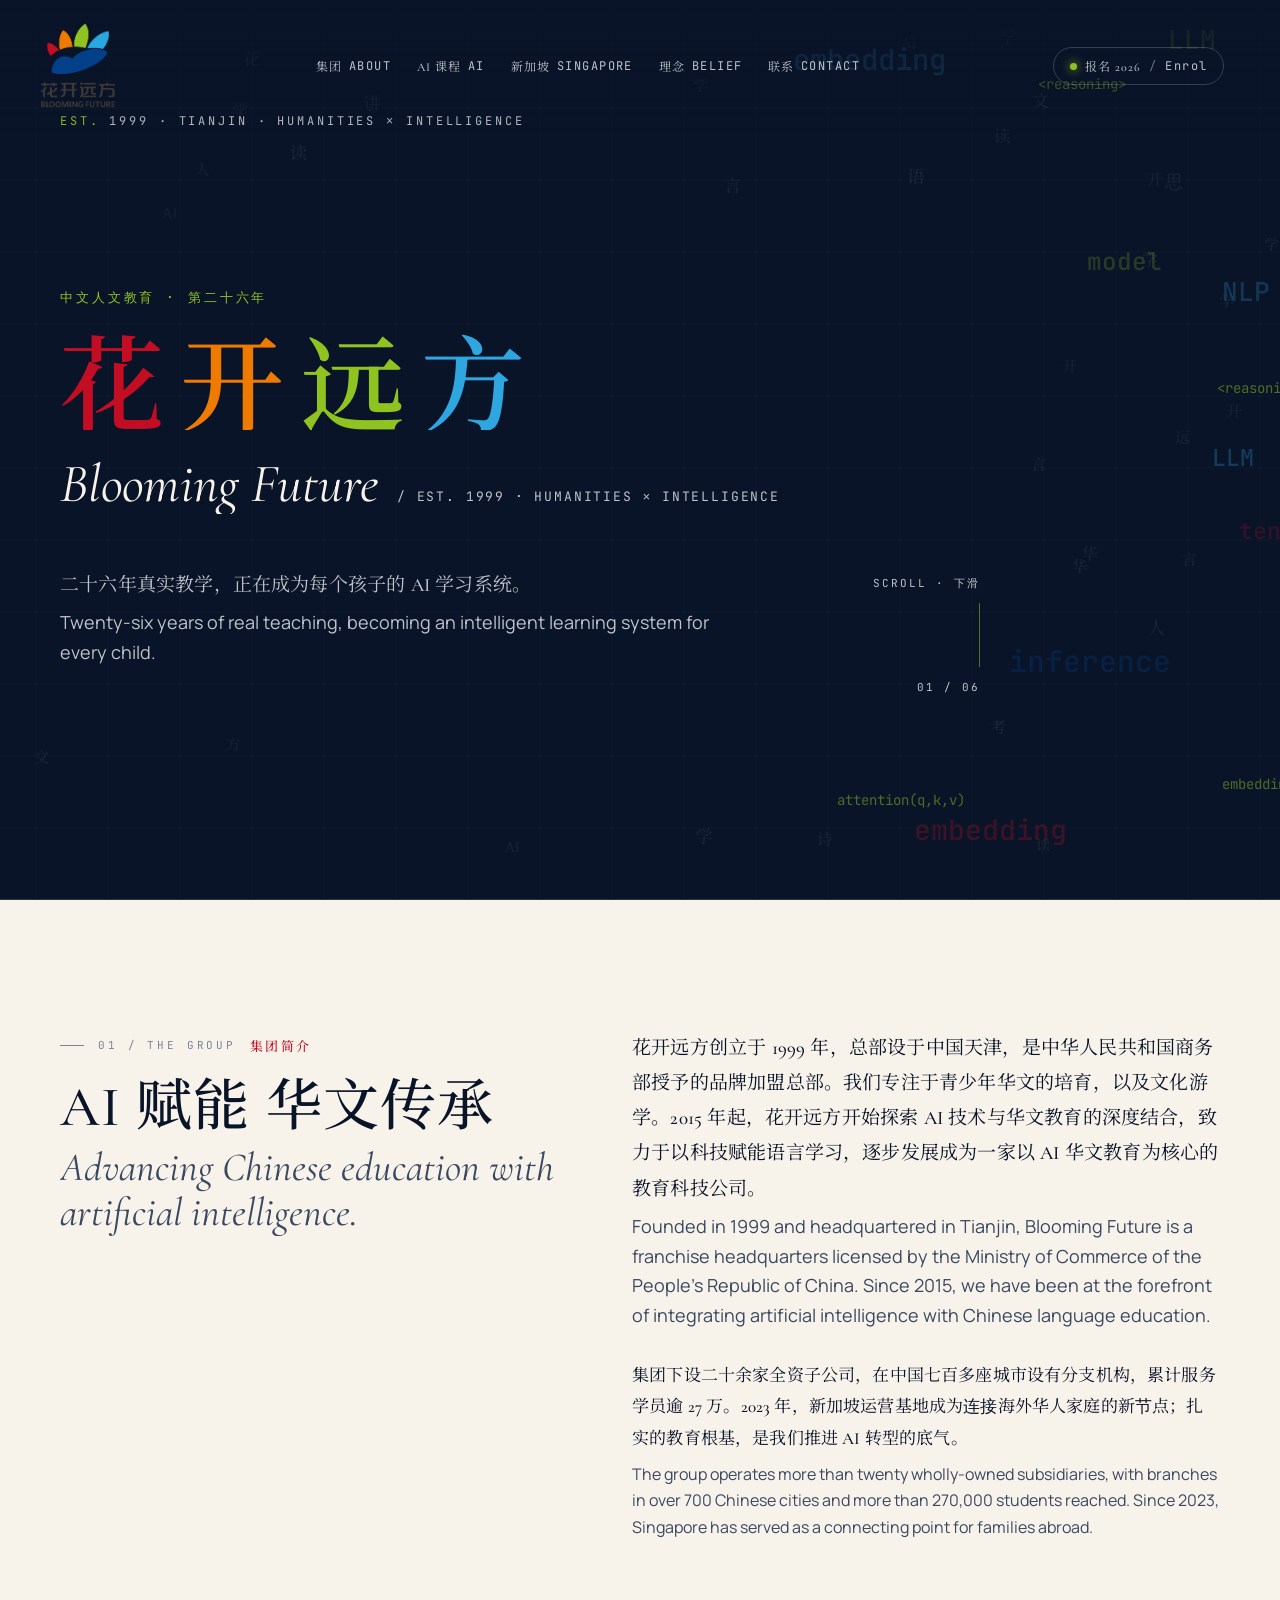
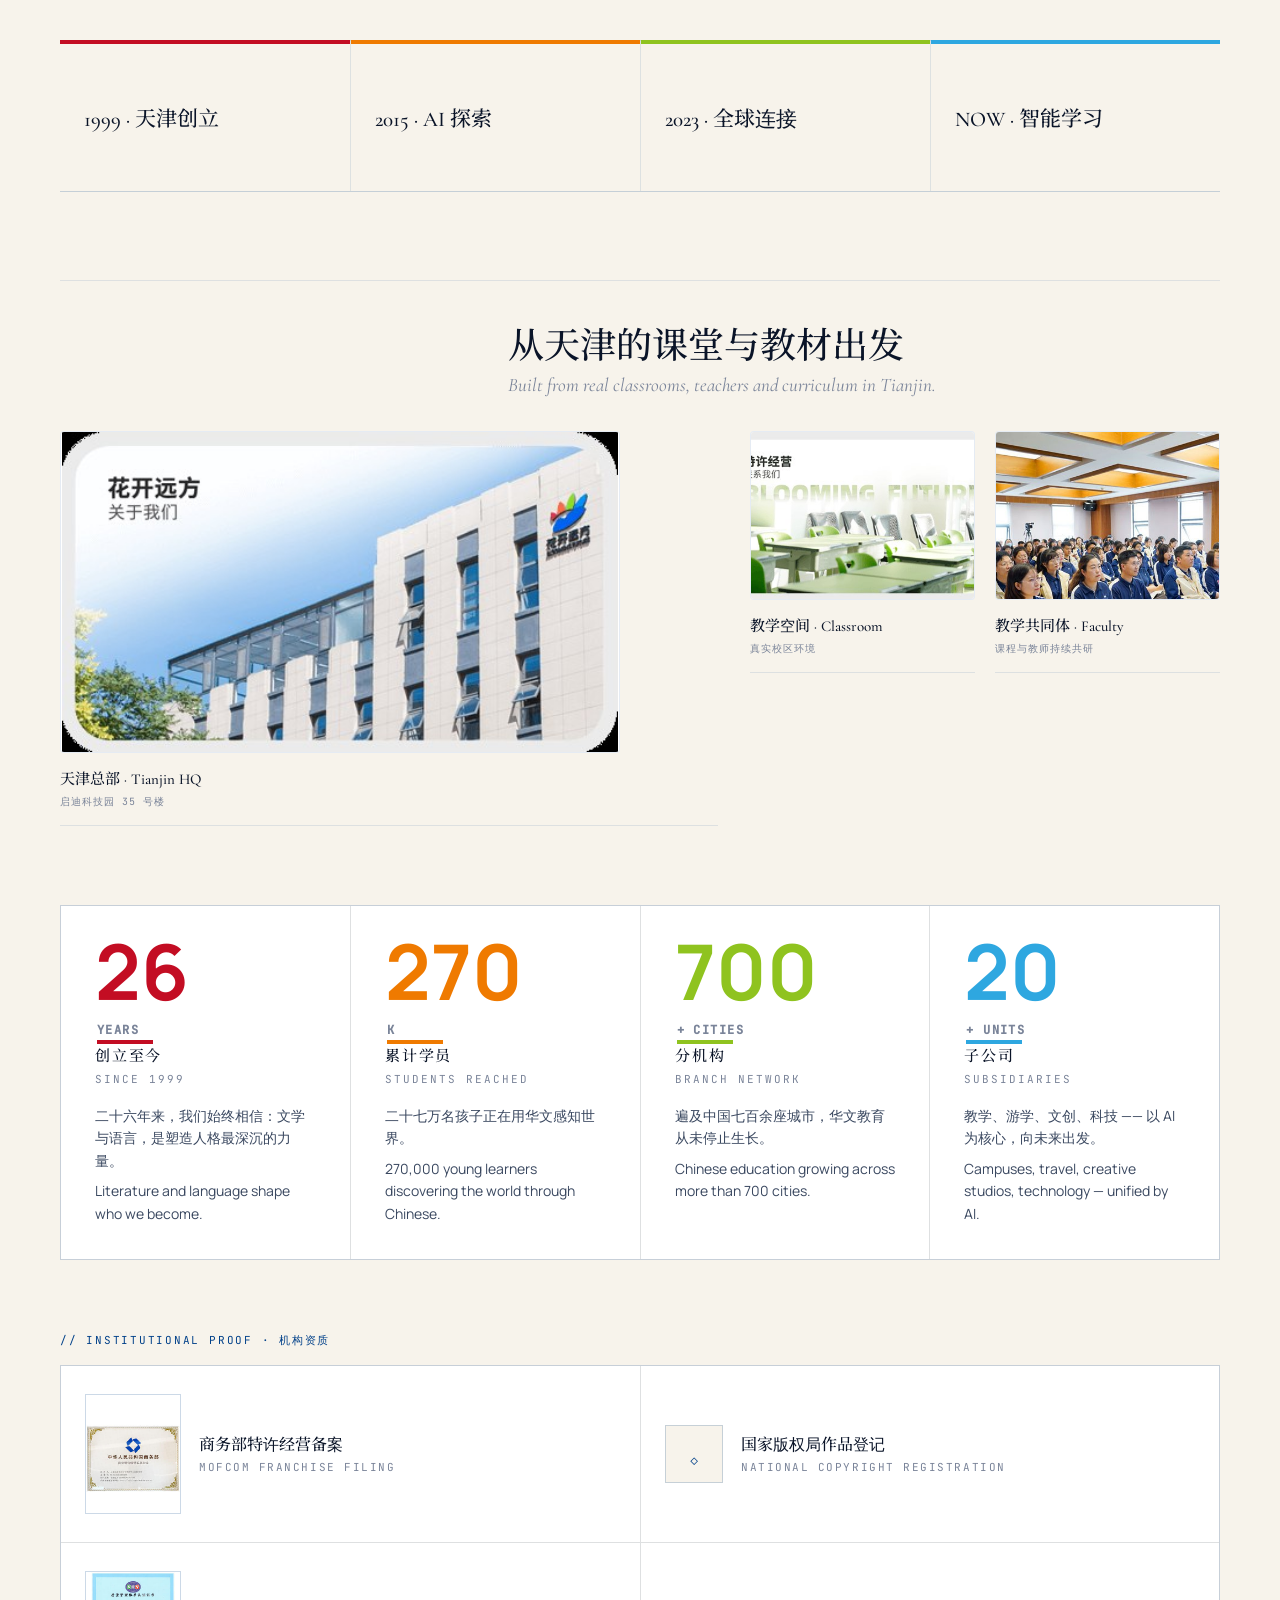
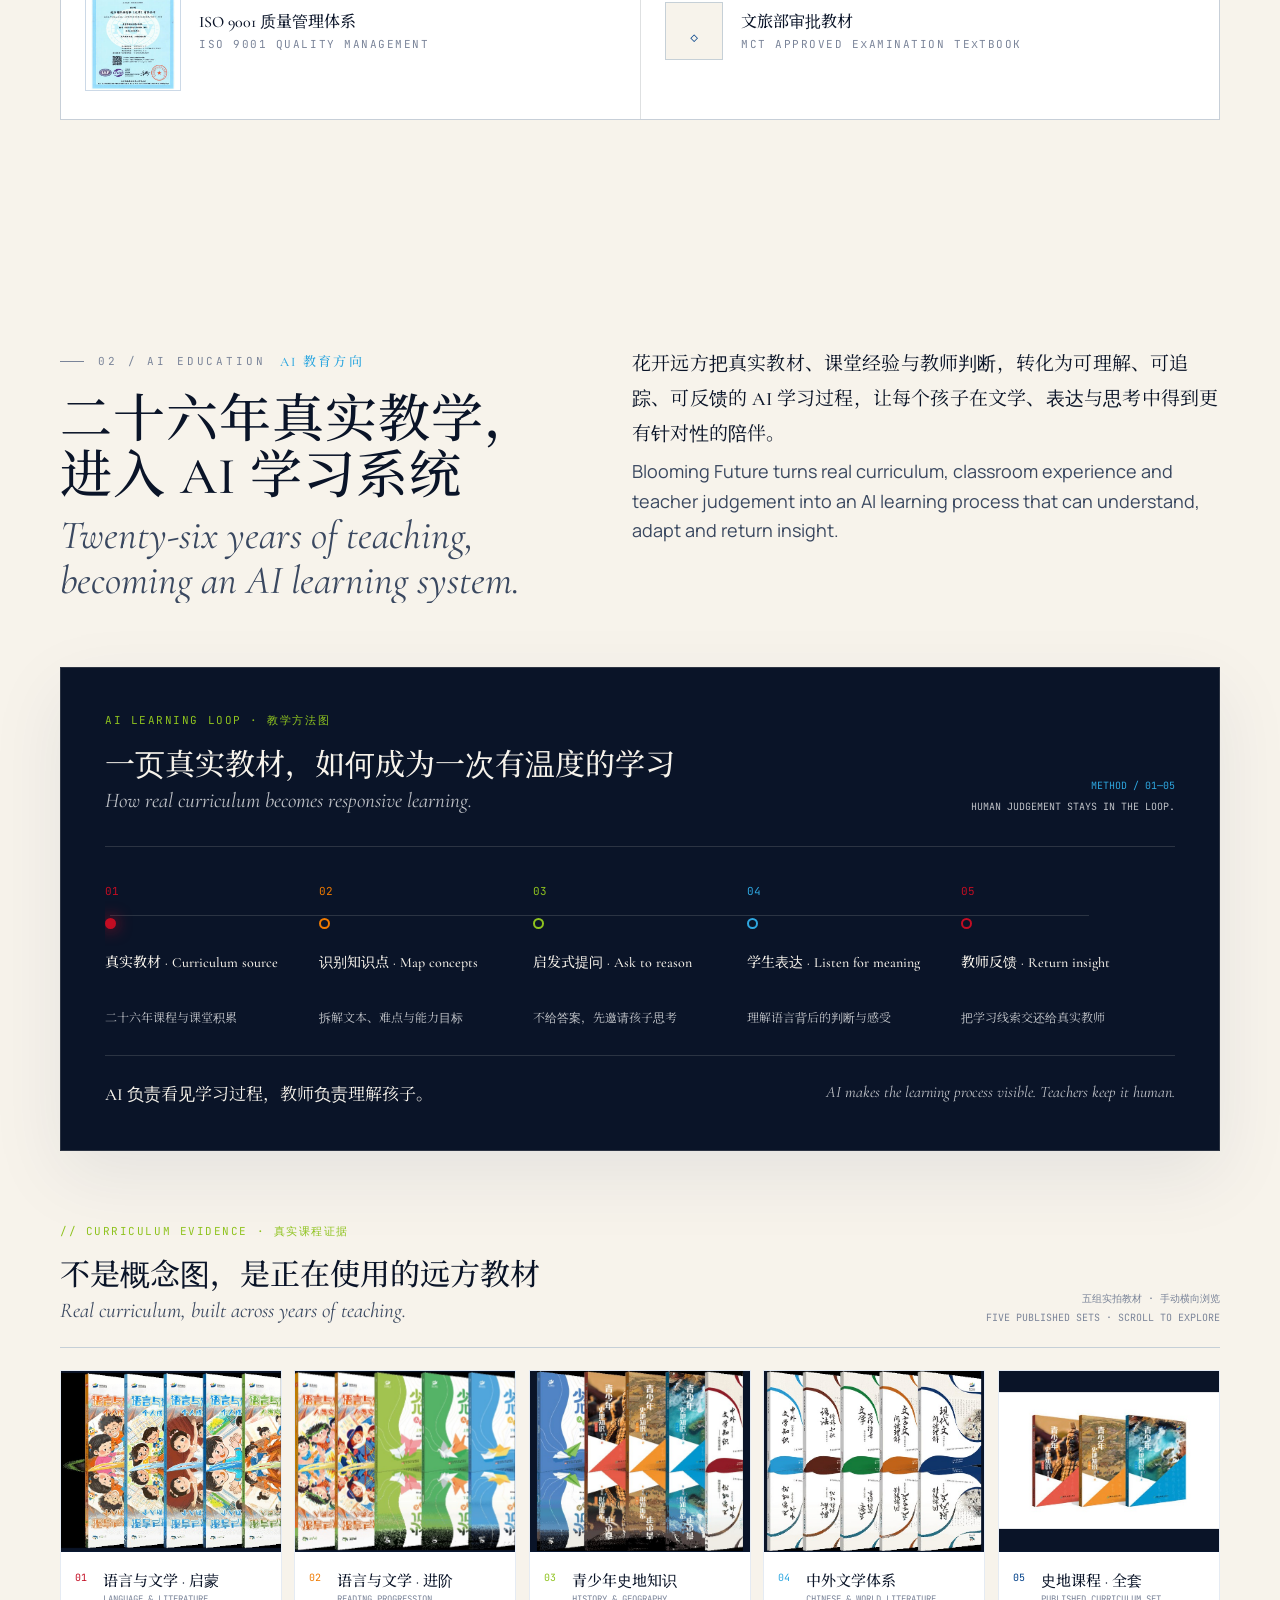
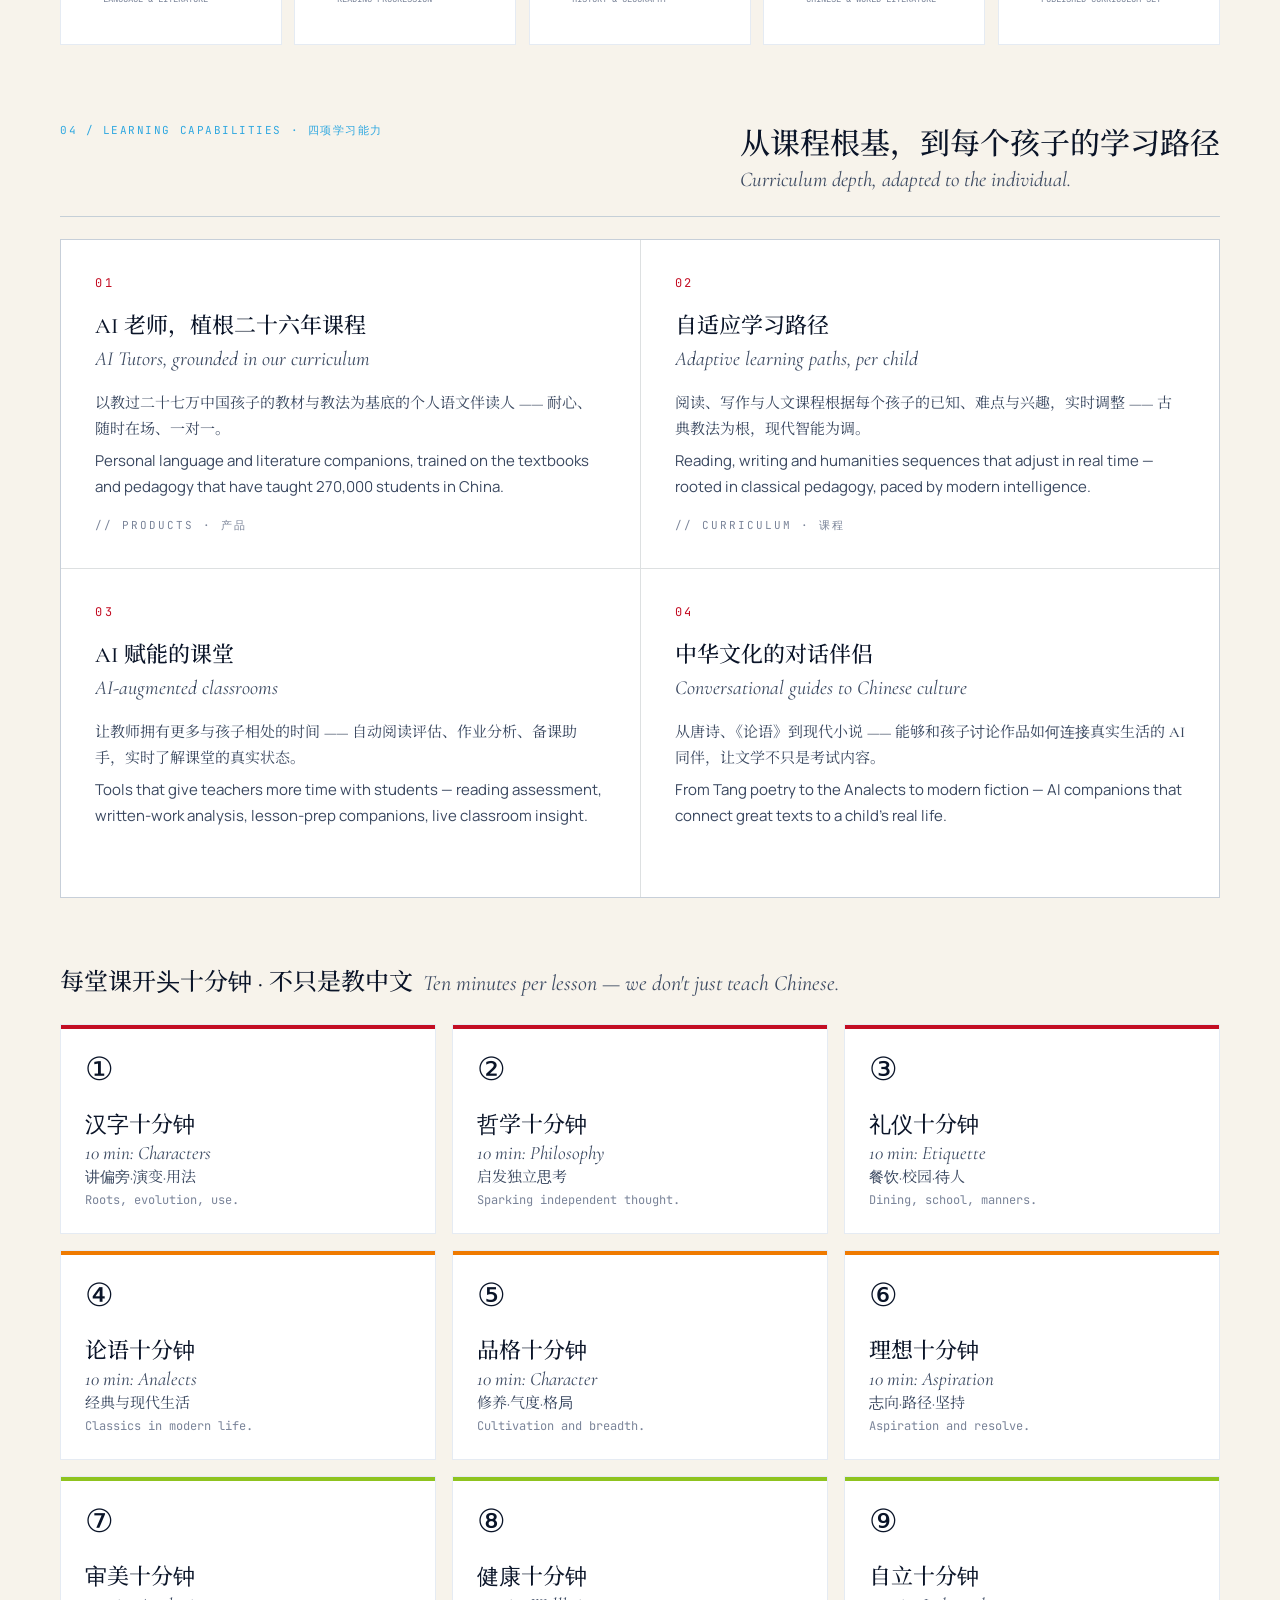
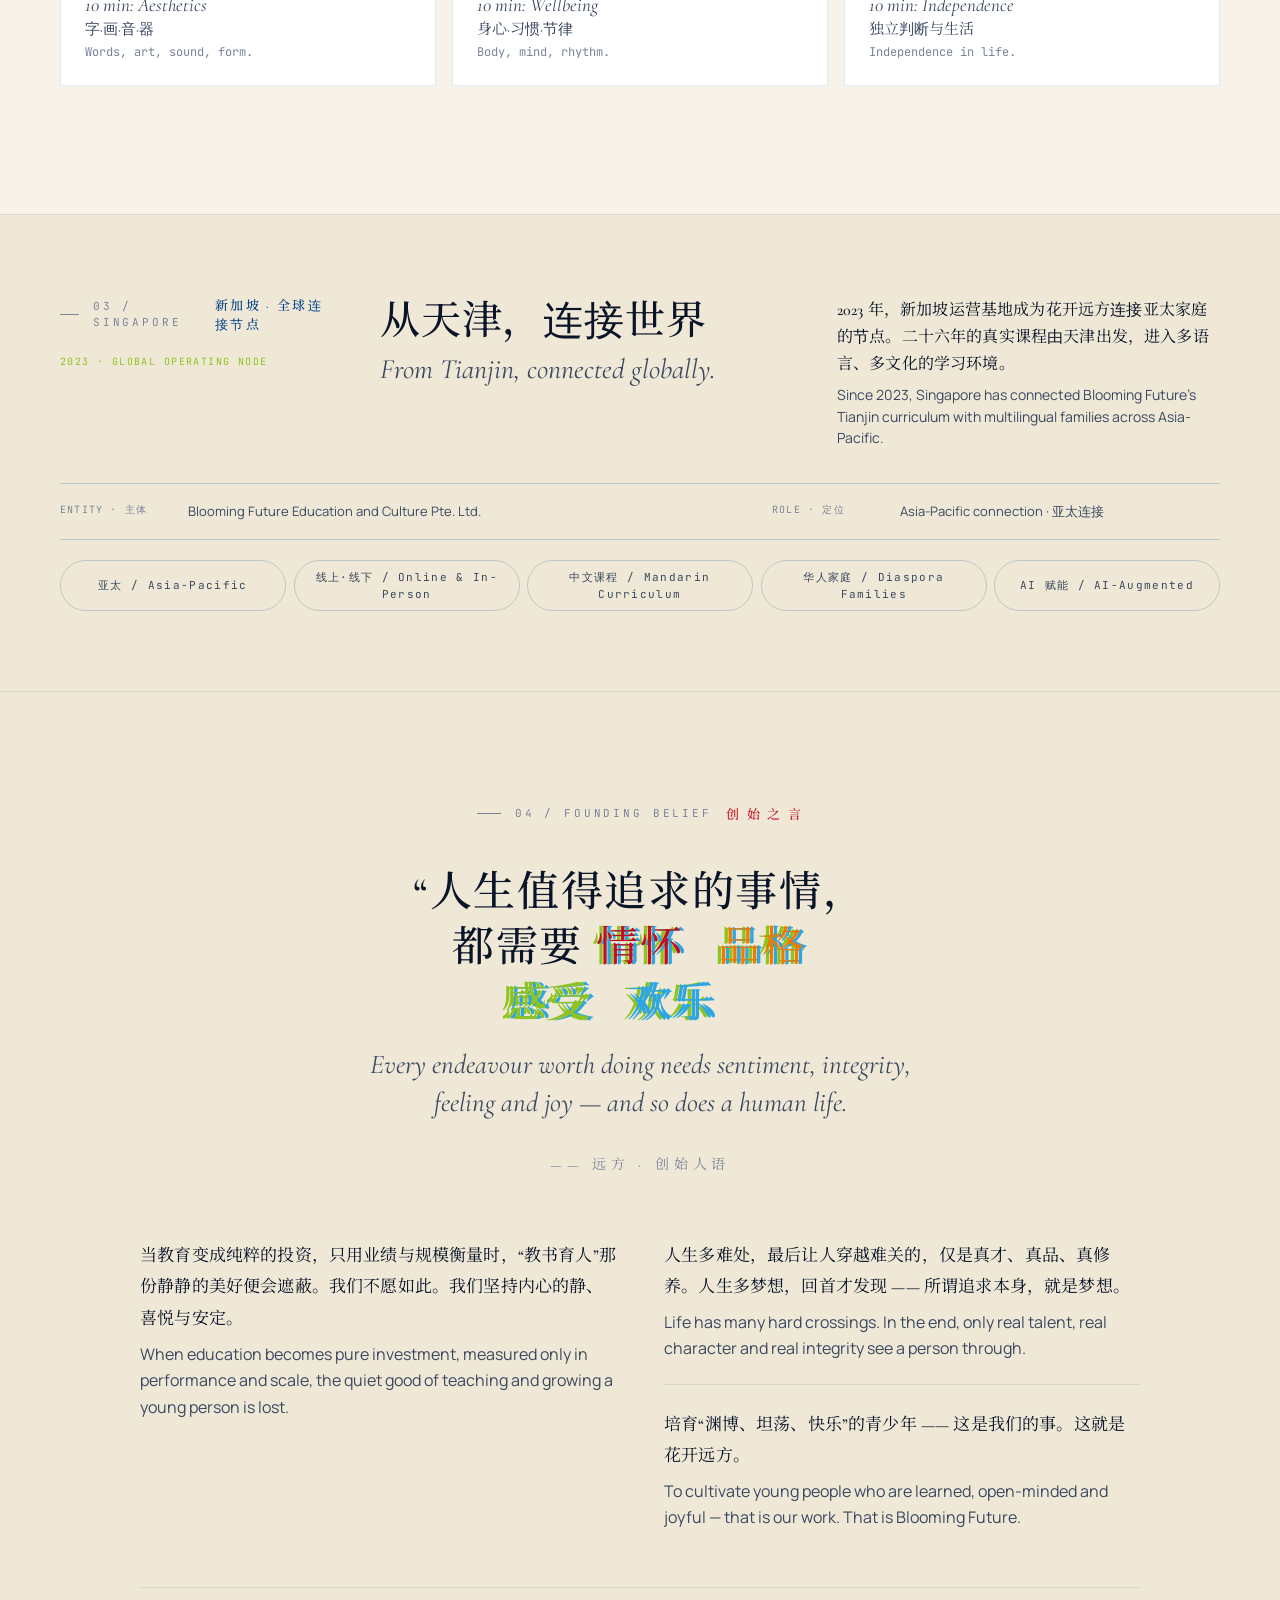
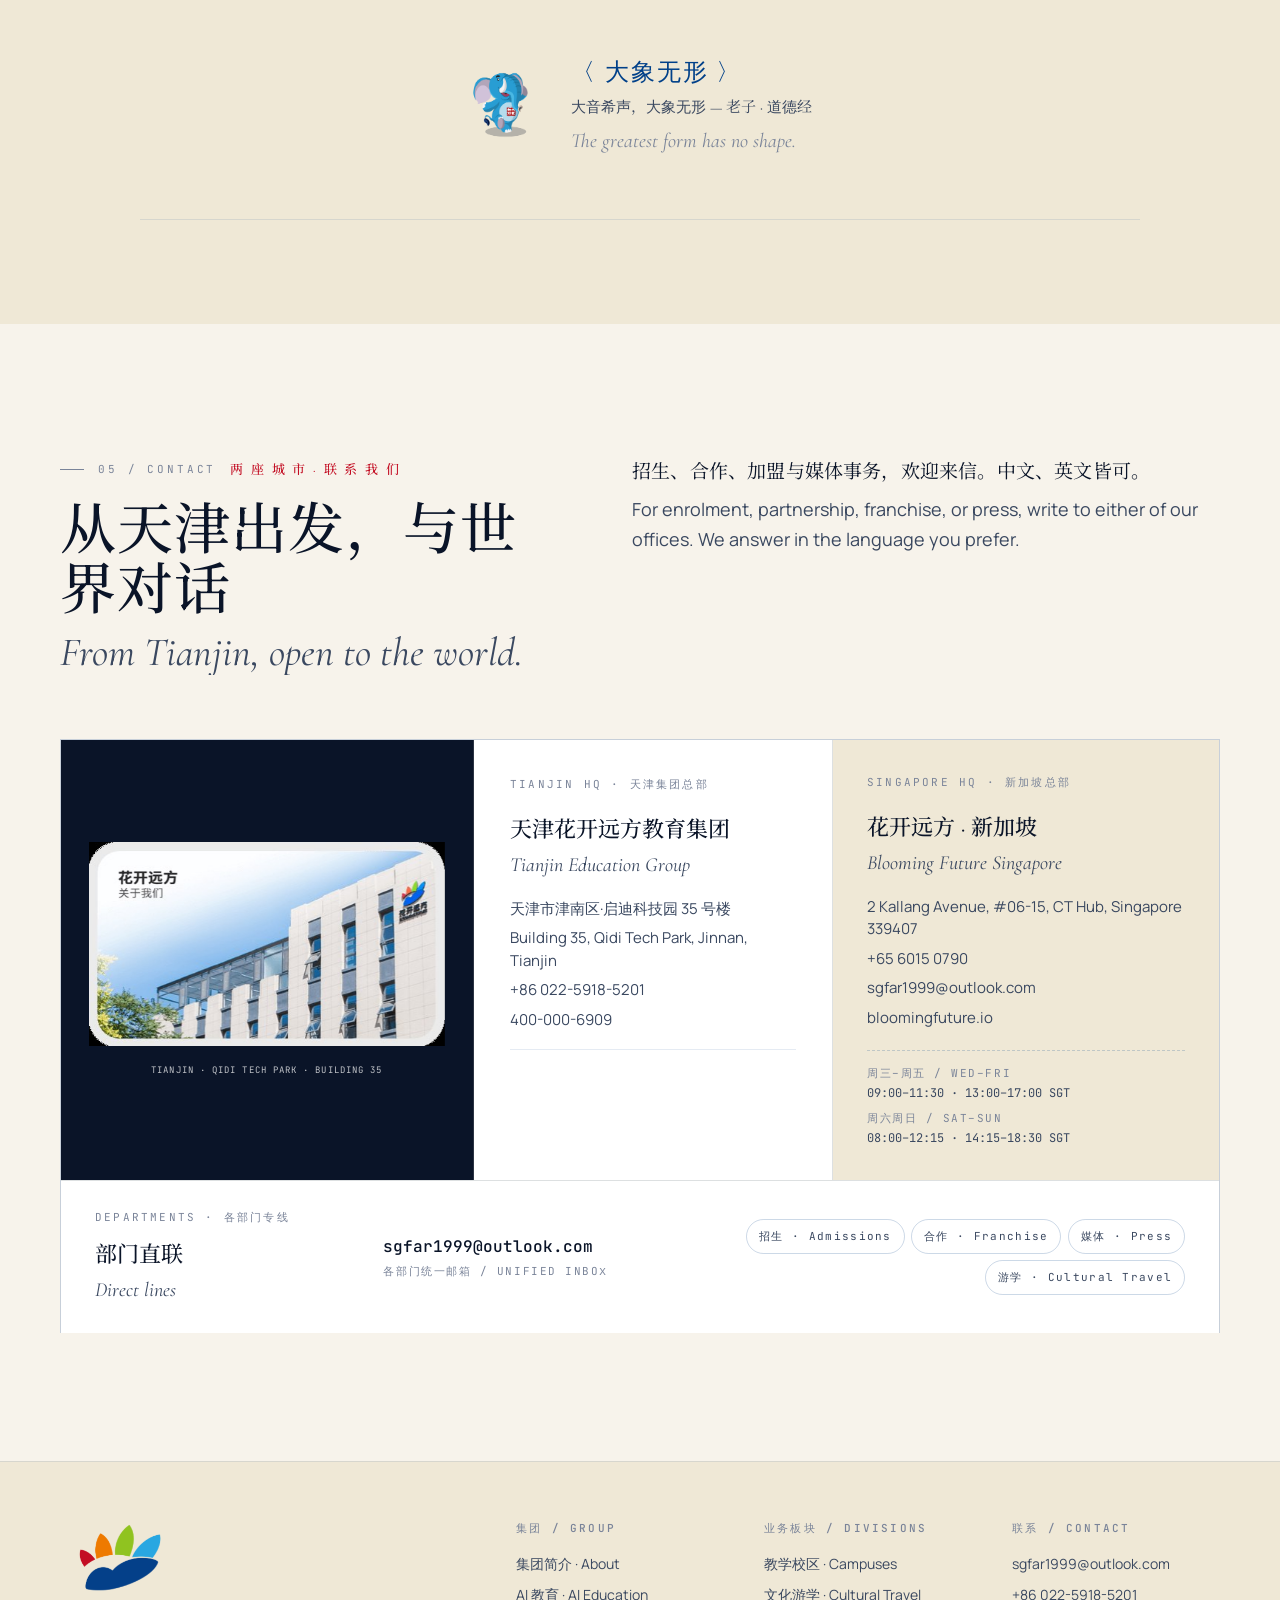
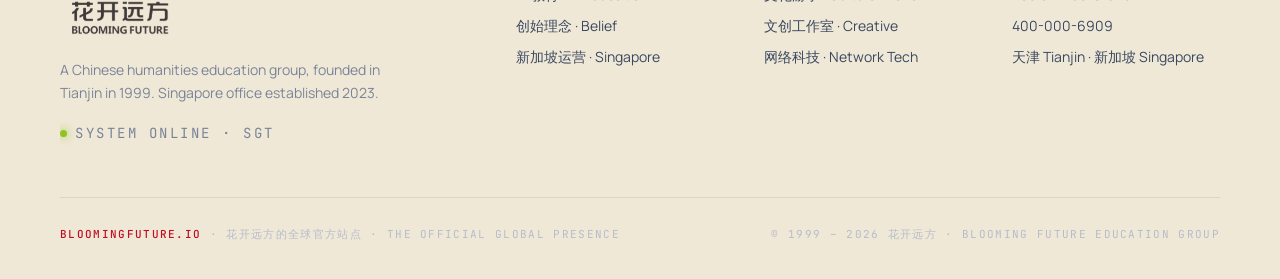
<file: index.html>
<!DOCTYPE html>
<html lang="zh-Hans">
<head>
  <meta charset="utf-8">
  <meta name="viewport" content="width=device-width, initial-scale=1">
  <title>Blooming Future — 花开远方 · Since 1999</title>
  <meta name="description" content="花开远方 Blooming Future：1999 年创立于天津的中文人文教育集团，2023 年设立新加坡运营基地，将 26 年华文教育经验与 AI 技术结合，服务全球华人家庭。">
  <link rel="stylesheet" href="/assets/css/main.css?v=2.0.0">
  <link rel="stylesheet" href="/assets/css/motion.css?v=2.1.0-r1">
  <link rel="stylesheet" href="/assets/css/motion-scenes.css?v=2.1.0-r1">
  <script src="/assets/js/main.js?v=2.0.0-r1" defer></script>
  <script src="/assets/js/motion.js?v=2.1.0-r4" defer></script>
</head>
<body>
  <nav class="nav" id="nav" aria-label="Primary navigation">
    <a class="brand" href="#top" aria-label="Blooming Future 花开远方">
      <img src="/assets/img/bloomingfuture-logo.png" width="3543" height="3543" alt="Blooming Future 花开远方" class="brand-img">
    </a>
    <div class="nav-links" id="navLinks">
      <a href="#about"><span class="cn">集团</span><span class="en">About</span></a>
      <a href="#courses"><span class="cn">AI 课程</span><span class="en">AI</span></a>
      <a href="#singapore"><span class="cn">新加坡</span><span class="en">Singapore</span></a>
      <a href="#philosophy"><span class="cn">理念</span><span class="en">Belief</span></a>
      <a href="#contact"><span class="cn">联系</span><span class="en">Contact</span></a>
    </div>
    <a class="nav-cta" href="#contact">
      <span class="dot" aria-hidden="true"></span>
      <span class="cn">报名 2026</span>
      <span class="slash">/</span>
      <span>Enrol</span>
    </a>
    <button class="nav-burger" id="burger" type="button" aria-label="Open navigation" aria-controls="navLinks" aria-expanded="false">
      <span></span><span></span><span></span>
    </button>
  </nav>

  <main>
    <!-- ==================== SECTION: hero ==================== -->
    <!-- source: content/hero.md  ·  last sync: 2026-07-22 -->
    <section class="hero" id="top" data-screen-label="01 Hero">
      <canvas id="heroMatrix" aria-hidden="true"></canvas>
      <div class="hero-top">
        <p class="hero-meta"><span>EST.</span> 1999 · Tianjin · Humanities × Intelligence</p>
      </div>
      <div class="wrap hero-body">
        <div class="hero-content">
          <p class="hero-tag">中文人文教育 · 第二十六年</p>
          <h1 class="hero-display" aria-label="花开远方">
            <span>花</span><span>开</span><span>远</span><span>方</span>
          </h1>
          <p class="hero-en">
            <span class="name">Blooming Future</span>
            <span class="since">/ est. 1999 · humanities × intelligence</span>
          </p>
        </div>
        <div class="hero-lede">
          <div class="bi-para lede">
            <p class="cn">二十六年真实教学，正在成为每个孩子的 AI 学习系统。</p>
            <p class="en">Twenty-six years of real teaching, becoming an intelligent learning system for every child.</p>
          </div>
          <div class="hero-scroll" aria-hidden="true">
            <span>Scroll · 下滑</span>
            <span class="line"></span>
            <span>01 / 06</span>
          </div>
        </div>
      </div>
    </section>
    <!-- ================== END SECTION: hero ================== -->

    <!-- ==================== SECTION: about ==================== -->
    <!-- source: content/about.md  ·  last sync: 2026-07-22 -->
    <section class="about section" id="about" data-screen-label="02 About">
      <div class="wrap">
        <div class="section-grid">
          <header class="section-head reveal">
            <span class="bi-eyebrow">
              <span>01 / The Group</span>
              <span class="cn">集团简介</span>
            </span>
            <h2 class="bi-title">
              <span class="cn">AI 赋能 华文传承</span>
              <span class="en">Advancing Chinese education with artificial intelligence.</span>
            </h2>
          </header>
          <div class="section-copy reveal">
            <div class="bi-para lede">
              <p class="cn">花开远方创立于 1999 年，总部设于中国天津，是中华人民共和国商务部授予的品牌加盟总部。我们专注于青少年华文的培育，以及文化游学。2015 年起，花开远方开始探索 AI 技术与华文教育的深度结合，致力于以科技赋能语言学习，逐步发展成为一家以 AI 华文教育为核心的教育科技公司。</p>
              <p class="en">Founded in 1999 and headquartered in Tianjin, Blooming Future is a franchise headquarters licensed by the Ministry of Commerce of the People's Republic of China. Since 2015, we have been at the forefront of integrating artificial intelligence with Chinese language education.</p>
            </div>
            <div class="bi-para">
              <p class="cn">集团下设二十余家全资子公司，在中国七百多座城市设有分支机构，累计服务学员逾 27 万。2023 年，新加坡运营基地成为连接海外华人家庭的新节点；扎实的教育根基，是我们推进 AI 转型的底气。</p>
              <p class="en">The group operates more than twenty wholly-owned subsidiaries, with branches in over 700 Chinese cities and more than 270,000 students reached. Since 2023, Singapore has served as a connecting point for families abroad.</p>
            </div>
          </div>
        </div>

        <ol class="history-timeline" aria-label="Blooming Future history">
          <li class="history-point" style="--accent: var(--bf-red)">
            <span class="history-year">01 / ORIGIN</span>
            <strong>1999 · 天津创立</strong>
            <span>Founded in Tianjin</span>
          </li>
          <li class="history-point" style="--accent: var(--bf-orange)">
            <span class="history-year">02 / RESEARCH</span>
            <strong>2015 · AI 探索</strong>
            <span>AI education research begins</span>
          </li>
          <li class="history-point" style="--accent: var(--bf-green)">
            <span class="history-year">03 / CONNECTION</span>
            <strong>2023 · 全球连接</strong>
            <span>Singapore operating node</span>
          </li>
          <li class="history-point" style="--accent: var(--bf-blue)">
            <span class="history-year">04 / PRESENT</span>
            <strong>NOW · 智能学习</strong>
            <span>Curriculum meets intelligence</span>
          </li>
        </ol>

        <section class="education-evidence reveal" aria-labelledby="evidence-title">
          <div class="evidence-head">
            <p class="evidence-kicker">// REAL EDUCATION · 真实教育现场</p>
            <div>
              <h3 id="evidence-title">从天津的课堂与教材出发</h3>
              <p>Built from real classrooms, teachers and curriculum in Tianjin.</p>
            </div>
          </div>
          <div class="evidence-grid">
            <figure class="evidence-feature">
              <img src="/assets/img/campus-3.jpg" width="480" height="276" alt="花开远方天津总部楼宇实景" loading="lazy">
              <figcaption><span>天津总部 · Tianjin HQ</span><small>启迪科技园 35 号楼</small></figcaption>
            </figure>
            <div class="evidence-secondary">
              <figure>
                <img src="/assets/img/campus-2.jpg" width="480" height="276" alt="花开远方天津课堂实景" loading="lazy">
                <figcaption><span>教学空间 · Classroom</span><small>真实校区环境</small></figcaption>
              </figure>
              <figure>
                <img src="/assets/img/campus-1.jpg" width="404" height="467" alt="花开远方教师教学活动现场" loading="lazy">
                <figcaption><span>教学共同体 · Faculty</span><small>课程与教师持续共研</small></figcaption>
              </figure>
            </div>
          </div>
        </section>

        <div class="stats reveal">
          <article class="stat">
            <div class="num" data-count="26">26<span class="unit">years</span></div>
            <div class="bi-label"><span class="cn">创立至今</span><span class="en">Since 1999</span></div>
            <p class="desc"><span class="cn">二十六年来，我们始终相信：文学与语言，是塑造人格最深沉的力量。</span><span class="en">Literature and language shape who we become.</span></p>
          </article>
          <article class="stat">
            <div class="num" data-count="270">270<span class="unit">k</span></div>
            <div class="bi-label"><span class="cn">累计学员</span><span class="en">Students Reached</span></div>
            <p class="desc"><span class="cn">二十七万名孩子正在用华文感知世界。</span><span class="en">270,000 young learners discovering the world through Chinese.</span></p>
          </article>
          <article class="stat">
            <div class="num" data-count="700">700<span class="unit">+ cities</span></div>
            <div class="bi-label"><span class="cn">分机构</span><span class="en">Branch Network</span></div>
            <p class="desc"><span class="cn">遍及中国七百余座城市，华文教育从未停止生长。</span><span class="en">Chinese education growing across more than 700 cities.</span></p>
          </article>
          <article class="stat">
            <div class="num" data-count="20">20<span class="unit">+ units</span></div>
            <div class="bi-label"><span class="cn">子公司</span><span class="en">Subsidiaries</span></div>
            <p class="desc"><span class="cn">教学、游学、文创、科技 —— 以 AI 为核心，向未来出发。</span><span class="en">Campuses, travel, creative studios, technology — unified by AI.</span></p>
          </article>
        </div>

        <p class="credentials-label reveal">// INSTITUTIONAL PROOF · 机构资质</p>
        <div class="credentials reveal" aria-label="Blooming Future credentials">
          <article class="credential credential-evidence">
            <div class="credential-icon has-image"><img src="/assets/img/cert-mofcom.png" width="308" height="251" alt="商务部特许经营备案证书" loading="lazy"></div>
            <div class="credential-copy"><span class="cn">商务部特许经营备案</span><span class="en">MOFCOM Franchise Filing</span></div>
          </article>
          <article class="credential">
            <div class="credential-icon"><span aria-hidden="true">◇</span></div>
            <div class="credential-copy"><span class="cn">国家版权局作品登记</span><span class="en">National Copyright Registration</span></div>
          </article>
          <article class="credential credential-evidence">
            <div class="credential-icon has-image"><img src="/assets/img/cert-iso9001.png" width="308" height="437" alt="ISO 9001 质量管理体系证书" loading="lazy"></div>
            <div class="credential-copy"><span class="cn">ISO 9001 质量管理体系</span><span class="en">ISO 9001 Quality Management</span></div>
          </article>
          <article class="credential">
            <div class="credential-icon"><span aria-hidden="true">◇</span></div>
            <div class="credential-copy"><span class="cn">文旅部审批教材</span><span class="en">MCT Approved Examination Textbook</span></div>
          </article>
        </div>
      </div>
    </section>
    <!-- ================== END SECTION: about ================== -->

    <!-- ==================== SECTION: ai ==================== -->
    <!-- source: content/ai.md  ·  last sync: 2026-07-22 -->
    <section class="ai section" id="courses" data-screen-label="03 AI Education">
      <div class="wrap">
        <div class="section-grid">
          <header class="section-head reveal">
            <span class="bi-eyebrow blue">
              <span>02 / AI Education</span>
              <span class="cn">AI 教育方向</span>
            </span>
            <h2 class="bi-title">
              <span class="cn ai-title-cn">二十六年真实教学，<br>进入 AI 学习系统</span>
              <span class="en">Twenty-six years of teaching, becoming an AI learning system.</span>
            </h2>
          </header>
          <div class="section-copy reveal">
            <div class="bi-para lede">
              <p class="cn">花开远方把真实教材、课堂经验与教师判断，转化为可理解、可追踪、可反馈的 AI 学习过程，让每个孩子在文学、表达与思考中得到更有针对性的陪伴。</p>
              <p class="en">Blooming Future turns real curriculum, classroom experience and teacher judgement into an AI learning process that can understand, adapt and return insight.</p>
            </div>
          </div>
        </div>

        <section class="learning-loop reveal" data-learning-loop aria-labelledby="learning-loop-title">
          <header class="loop-head">
            <div>
              <p class="loop-kicker">AI LEARNING LOOP · 教学方法图</p>
              <h3 id="learning-loop-title">
                <span class="cn">一页真实教材，如何成为一次有温度的学习</span>
                <span class="en">How real curriculum becomes responsive learning.</span>
              </h3>
            </div>
            <p class="loop-method"><span>METHOD / 01—05</span><span>Human judgement stays in the loop.</span></p>
          </header>
          <ol class="loop-track">
            <li class="loop-step" data-loop-step="0" style="--step-color: var(--bf-red)">
              <span class="loop-index">01</span>
              <span class="loop-node" aria-hidden="true"></span>
              <h4>真实教材 · Curriculum source</h4>
              <p>二十六年课程与课堂积累</p>
            </li>
            <li class="loop-step" data-loop-step="1" style="--step-color: var(--bf-orange)">
              <span class="loop-index">02</span>
              <span class="loop-node" aria-hidden="true"></span>
              <h4>识别知识点 · Map concepts</h4>
              <p>拆解文本、难点与能力目标</p>
            </li>
            <li class="loop-step" data-loop-step="2" style="--step-color: var(--bf-green)">
              <span class="loop-index">03</span>
              <span class="loop-node" aria-hidden="true"></span>
              <h4>启发式提问 · Ask to reason</h4>
              <p>不给答案，先邀请孩子思考</p>
            </li>
            <li class="loop-step" data-loop-step="3" style="--step-color: var(--bf-blue)">
              <span class="loop-index">04</span>
              <span class="loop-node" aria-hidden="true"></span>
              <h4>学生表达 · Listen for meaning</h4>
              <p>理解语言背后的判断与感受</p>
            </li>
            <li class="loop-step" data-loop-step="4" style="--step-color: var(--bf-red)">
              <span class="loop-index">05</span>
              <span class="loop-node" aria-hidden="true"></span>
              <h4>教师反馈 · Return insight</h4>
              <p>把学习线索交还给真实教师</p>
            </li>
          </ol>
          <p class="loop-principle"><span class="cn">AI 负责看见学习过程，教师负责理解孩子。</span><span class="en">AI makes the learning process visible. Teachers keep it human.</span></p>
        </section>

        <section class="curriculum-library reveal" aria-labelledby="curriculum-library-title">
          <header class="curriculum-head">
            <div>
              <p class="curriculum-kicker">// CURRICULUM EVIDENCE · 真实课程证据</p>
              <h3 id="curriculum-library-title"><span class="cn">不是概念图，是正在使用的远方教材</span><span class="en">Real curriculum, built across years of teaching.</span></h3>
            </div>
            <p class="curriculum-note"><span class="cn">五组实拍教材 · 手动横向浏览</span><span class="en">Five published sets · Scroll to explore</span></p>
          </header>
          <div class="textbook-rail" tabindex="0" aria-label="花开远方真实教材图集">
            <figure class="textbook-item">
              <div class="textbook-image"><img src="/assets/img/textbook-1.jpg" width="643" height="510" alt="花开远方语言与文学低年级教材套装" loading="lazy"></div>
              <figcaption><span>01</span><strong>语言与文学 · 启蒙</strong><small>Language &amp; Literature</small></figcaption>
            </figure>
            <figure class="textbook-item">
              <div class="textbook-image"><img src="/assets/img/textbook-2.jpg" width="631" height="510" alt="花开远方语言与文学少儿教材套装" loading="lazy"></div>
              <figcaption><span>02</span><strong>语言与文学 · 进阶</strong><small>Reading progression</small></figcaption>
            </figure>
            <figure class="textbook-item">
              <div class="textbook-image"><img src="/assets/img/textbook-3.jpg" width="584" height="510" alt="花开远方青少年史地知识教材套装" loading="lazy"></div>
              <figcaption><span>03</span><strong>青少年史地知识</strong><small>History &amp; Geography</small></figcaption>
            </figure>
            <figure class="textbook-item">
              <div class="textbook-image"><img src="/assets/img/textbook-4.jpg" width="608" height="510" alt="花开远方中外文学知识教材套装" loading="lazy"></div>
              <figcaption><span>04</span><strong>中外文学体系</strong><small>Chinese &amp; World Literature</small></figcaption>
            </figure>
            <figure class="textbook-item">
              <div class="textbook-image"><img src="/assets/img/textbook-5.jpg" width="590" height="366" alt="花开远方青少年史地知识教材实拍" loading="lazy"></div>
              <figcaption><span>05</span><strong>史地课程 · 全套</strong><small>Published curriculum set</small></figcaption>
            </figure>
          </div>
        </section>

        <header class="capability-head reveal">
          <p>04 / LEARNING CAPABILITIES · 四项学习能力</p>
          <h3><span class="cn">从课程根基，到每个孩子的学习路径</span><span class="en">Curriculum depth, adapted to the individual.</span></h3>
        </header>

        <div class="product-grid reveal">
          <article class="product-card">
            <span class="ai-num">01</span>
            <h3 class="bi-card-title"><span class="cn">AI 老师，植根二十六年课程</span><span class="en">AI Tutors, grounded in our curriculum</span></h3>
            <div class="bi-card-body"><p class="cn">以教过二十七万中国孩子的教材与教法为基底的个人语文伴读人 —— 耐心、随时在场、一对一。</p><p class="en">Personal language and literature companions, trained on the textbooks and pedagogy that have taught 270,000 students in China.</p></div>
            <p class="ai-tag">// products · 产品</p>
          </article>
          <article class="product-card">
            <span class="ai-num">02</span>
            <h3 class="bi-card-title"><span class="cn">自适应学习路径</span><span class="en">Adaptive learning paths, per child</span></h3>
            <div class="bi-card-body"><p class="cn">阅读、写作与人文课程根据每个孩子的已知、难点与兴趣，实时调整 —— 古典教法为根，现代智能为调。</p><p class="en">Reading, writing and humanities sequences that adjust in real time — rooted in classical pedagogy, paced by modern intelligence.</p></div>
            <p class="ai-tag">// curriculum · 课程</p>
          </article>
          <article class="product-card">
            <span class="ai-num">03</span>
            <h3 class="bi-card-title"><span class="cn">AI 赋能的课堂</span><span class="en">AI-augmented classrooms</span></h3>
            <div class="bi-card-body"><p class="cn">让教师拥有更多与孩子相处的时间 —— 自动阅读评估、作业分析、备课助手，实时了解课堂的真实状态。</p><p class="en">Tools that give teachers more time with students — reading assessment, written-work analysis, lesson-prep companions, live classroom insight.</p></div>
            <p class="ai-tag">// classroom · 课堂</p>
          </article>
          <article class="product-card">
            <span class="ai-num">04</span>
            <h3 class="bi-card-title"><span class="cn">中华文化的对话伴侣</span><span class="en">Conversational guides to Chinese culture</span></h3>
            <div class="bi-card-body"><p class="cn">从唐诗、《论语》到现代小说 —— 能够和孩子讨论作品如何连接真实生活的 AI 同伴，让文学不只是考试内容。</p><p class="en">From Tang poetry to the Analects to modern fiction — AI companions that connect great texts to a child's real life.</p></div>
            <p class="ai-tag">// humanities · 人文</p>
          </article>
        </div>

        <div class="ten-minutes reveal">
          <p class="ten-quote"><span class="cn">每堂课开头十分钟 · 不只是教中文</span><span class="en">Ten minutes per lesson — we don't just teach Chinese.</span></p>
          <div class="ritual-grid" aria-label="Nine ten-minute practices">
            <div class="ritual-card">
              <span class="ritual-num">①</span>
              <span class="ritual-accent" style="--accent: var(--bf-red)"></span>
              <h4 class="ritual-title-cn">汉字十分钟</h4>
              <p class="ritual-title-en">10 min: Characters</p>
              <p class="ritual-desc-cn">讲偏旁·演变·用法</p>
              <p class="ritual-desc-en">Roots, evolution, use.</p>
            </div>
            <div class="ritual-card">
              <span class="ritual-num">②</span>
              <span class="ritual-accent" style="--accent: var(--bf-red)"></span>
              <h4 class="ritual-title-cn">哲学十分钟</h4>
              <p class="ritual-title-en">10 min: Philosophy</p>
              <p class="ritual-desc-cn">启发独立思考</p>
              <p class="ritual-desc-en">Sparking independent thought.</p>
            </div>
            <div class="ritual-card">
              <span class="ritual-num">③</span>
              <span class="ritual-accent" style="--accent: var(--bf-red)"></span>
              <h4 class="ritual-title-cn">礼仪十分钟</h4>
              <p class="ritual-title-en">10 min: Etiquette</p>
              <p class="ritual-desc-cn">餐饮·校园·待人</p>
              <p class="ritual-desc-en">Dining, school, manners.</p>
            </div>
            <div class="ritual-card">
              <span class="ritual-num">④</span>
              <span class="ritual-accent" style="--accent: var(--bf-orange)"></span>
              <h4 class="ritual-title-cn">论语十分钟</h4>
              <p class="ritual-title-en">10 min: Analects</p>
              <p class="ritual-desc-cn">经典与现代生活</p>
              <p class="ritual-desc-en">Classics in modern life.</p>
            </div>
            <div class="ritual-card">
              <span class="ritual-num">⑤</span>
              <span class="ritual-accent" style="--accent: var(--bf-orange)"></span>
              <h4 class="ritual-title-cn">品格十分钟</h4>
              <p class="ritual-title-en">10 min: Character</p>
              <p class="ritual-desc-cn">修养·气度·格局</p>
              <p class="ritual-desc-en">Cultivation and breadth.</p>
            </div>
            <div class="ritual-card">
              <span class="ritual-num">⑥</span>
              <span class="ritual-accent" style="--accent: var(--bf-orange)"></span>
              <h4 class="ritual-title-cn">理想十分钟</h4>
              <p class="ritual-title-en">10 min: Aspiration</p>
              <p class="ritual-desc-cn">志向·路径·坚持</p>
              <p class="ritual-desc-en">Aspiration and resolve.</p>
            </div>
            <div class="ritual-card">
              <span class="ritual-num">⑦</span>
              <span class="ritual-accent" style="--accent: var(--bf-green)"></span>
              <h4 class="ritual-title-cn">审美十分钟</h4>
              <p class="ritual-title-en">10 min: Aesthetics</p>
              <p class="ritual-desc-cn">字·画·音·器</p>
              <p class="ritual-desc-en">Words, art, sound, form.</p>
            </div>
            <div class="ritual-card">
              <span class="ritual-num">⑧</span>
              <span class="ritual-accent" style="--accent: var(--bf-green)"></span>
              <h4 class="ritual-title-cn">健康十分钟</h4>
              <p class="ritual-title-en">10 min: Wellbeing</p>
              <p class="ritual-desc-cn">身心·习惯·节律</p>
              <p class="ritual-desc-en">Body, mind, rhythm.</p>
            </div>
            <div class="ritual-card">
              <span class="ritual-num">⑨</span>
              <span class="ritual-accent" style="--accent: var(--bf-green)"></span>
              <h4 class="ritual-title-cn">自立十分钟</h4>
              <p class="ritual-title-en">10 min: Independence</p>
              <p class="ritual-desc-cn">独立判断与生活</p>
              <p class="ritual-desc-en">Independence in life.</p>
            </div>
          </div>
        </div>
      </div>
    </section>
    <!-- ================== END SECTION: ai ================== -->

    <!-- ==================== SECTION: singapore ==================== -->
    <!-- source: content/singapore.md  ·  last sync: 2026-07-22 -->
    <section class="singapore-band singapore section" id="singapore" data-screen-label="04 Singapore">
      <div class="wrap singapore-band-inner">
        <header class="sg-band-head reveal">
          <div class="sg-band-label">
            <span class="bi-eyebrow green">
              <span>03 / Singapore</span>
              <span class="cn">新加坡 · 全球连接节点</span>
            </span>
            <p class="sg-year">2023 · GLOBAL OPERATING NODE</p>
          </div>
          <h2 class="bi-title">
            <span class="cn">从天津，连接世界</span>
            <span class="en">From Tianjin, connected globally.</span>
          </h2>
          <div class="bi-para sg-intro">
            <p class="cn">2023 年，新加坡运营基地成为花开远方连接亚太家庭的节点。二十六年的真实课程由天津出发，进入多语言、多文化的学习环境。</p>
            <p class="en">Since 2023, Singapore has connected Blooming Future's Tianjin curriculum with multilingual families across Asia-Pacific.</p>
          </div>
        </header>
        <dl class="sg-inline-facts reveal" aria-label="Blooming Future Singapore entity facts">
          <div>
            <dt>ENTITY · 主体</dt>
            <dd>Blooming Future Education and Culture Pte. Ltd.</dd>
          </div>
          <div>
            <dt>ROLE · 定位</dt>
            <dd>Asia-Pacific connection · 亚太连接</dd>
          </div>
          </dl>
        <div class="sg-tags">
          <span>亚太 / Asia-Pacific</span>
          <span>线上·线下 / Online &amp; In-Person</span>
          <span>中文课程 / Mandarin Curriculum</span>
          <span>华人家庭 / Diaspora Families</span>
          <span>AI 赋能 / AI-Augmented</span>
        </div>
      </div>
    </section>
    <!-- ================== END SECTION: singapore ================== -->

    <!-- ==================== SECTION: philosophy ==================== -->
    <!-- source: content/philosophy.md  ·  last sync: 2026-07-22 -->
    <section class="philosophy section" id="philosophy" data-screen-label="05 Belief">
      <div class="wrap phil-inner reveal">
        <span class="bi-eyebrow centered">
          <span>04 / Founding Belief</span>
          <span class="cn">创 始 之 言</span>
        </span>
        <h2 class="quote-cn">“人生值得追求的事情，<br>都需要 <em>情怀</em> · <em>品格</em> ·<br><em>感受</em> · <em>欢乐</em>。”</h2>
        <p class="quote-en">Every endeavour worth doing needs sentiment, integrity, feeling and joy — and so does a human life.</p>
        <p class="phil-signature">—— 远方 · 创始人语</p>
        <div class="phil-body">
          <div class="phil-column">
            <div class="bi-para">
              <p class="cn">当教育变成纯粹的投资，只用业绩与规模衡量时，“教书育人”那份静静的美好便会遮蔽。我们不愿如此。我们坚持内心的静、喜悦与安定。</p>
              <p class="en">When education becomes pure investment, measured only in performance and scale, the quiet good of teaching and growing a young person is lost.</p>
            </div>
          </div>
          <div class="phil-column">
            <div class="bi-para">
              <p class="cn">人生多难处，最后让人穿越难关的，仅是真才、真品、真修养。人生多梦想，回首才发现 —— 所谓追求本身，就是梦想。</p>
              <p class="en">Life has many hard crossings. In the end, only real talent, real character and real integrity see a person through.</p>
            </div>
            <div class="bi-para phil-conclusion">
              <p class="cn">培育“渊博、坦荡、快乐”的青少年 —— 这是我们的事。这就是花开远方。</p>
              <p class="en">To cultivate young people who are learned, open-minded and joyful — that is our work. That is Blooming Future.</p>
            </div>
          </div>
        </div>
        <figure class="mascot-callout">
          <img src="/assets/img/mascot-elephant.png" width="450" height="400" alt="花开远方小 A 吉祥物 大象无形" loading="lazy">
          <figcaption>
            <h3>〈 大象无形 〉</h3>
            <p class="cn">大音希声，大象无形 — 老子 · 道德经</p>
            <p class="en">The greatest form has no shape.</p>
          </figcaption>
        </figure>
      </div>
    </section>
    <!-- ================== END SECTION: philosophy ================== -->

    <!-- ==================== SECTION: contact ==================== -->
    <!-- source: content/contact.md  ·  last sync: 2026-07-22 -->
    <section class="contact section" id="contact" data-screen-label="06 Contact">
      <div class="wrap">
        <div class="section-grid contact-head">
          <header class="section-head reveal">
            <span class="bi-eyebrow">
              <span>05 / Contact</span>
              <span class="cn">两 座 城 市 · 联 系 我 们</span>
            </span>
            <h2 class="bi-title">
              <span class="cn">从天津出发，与世界对话</span>
              <span class="en">From Tianjin, open to the world.</span>
            </h2>
          </header>
          <div class="section-copy reveal">
            <div class="bi-para lede">
              <p class="cn">招生、合作、加盟与媒体事务，欢迎来信。中文、英文皆可。</p>
              <p class="en">For enrolment, partnership, franchise, or press, write to either of our offices. We answer in the language you prefer.</p>
            </div>
          </div>
        </div>

        <div class="contact-grid reveal">
          <article class="contact-card tianjin contact-primary">
            <figure class="contact-photo">
              <img src="/assets/img/campus-3.jpg" width="480" height="276" alt="花开远方天津总部启迪科技园 35 号楼实景" loading="lazy">
              <figcaption>TIANJIN · QIDI TECH PARK · BUILDING 35</figcaption>
            </figure>
            <div class="contact-card-body">
              <p class="tag">Tianjin HQ · 天津集团总部</p>
              <h3 class="ccard-title-bi"><span class="cn">天津花开远方教育集团</span><span class="en">Tianjin Education Group</span></h3>
              <div class="lines">
                <span>天津市津南区·启迪科技园 35 号楼</span>
                <span>Building 35, Qidi Tech Park, Jinnan, Tianjin</span>
                <a href="tel:+8602259185201">+86 022-5918-5201</a>
                <a href="tel:4000006909">400-000-6909</a>
              </div>
            </div>
          </article>
          <article class="contact-card singapore-secondary">
            <p class="tag">Singapore HQ · 新加坡总部</p>
            <h3 class="ccard-title-bi"><span class="cn">花开远方 · 新加坡</span><span class="en">Blooming Future Singapore</span></h3>
            <div class="lines">
              <span>2 Kallang Avenue, #06-15, CT Hub, Singapore 339407</span>
              <a href="tel:+6560150790">+65 6015 0790</a>
              <a href="mailto:sgfar1999@outlook.com">sgfar1999@outlook.com</a>
              <a href="https://bloomingfuture.io">bloomingfuture.io</a>
              <div class="hours">
                <p><span>周三–周五 / Wed–Fri</span>09:00–11:30 · 13:00–17:00 SGT</p>
                <p><span>周六周日 / Sat–Sun</span>08:00–12:15 · 14:15–18:30 SGT</p>
              </div>
            </div>
          </article>
          <article class="contact-card departments">
            <div class="departments-heading">
              <p class="tag">Departments · 各部门专线</p>
              <h3 class="ccard-title-bi"><span class="cn">部门直联</span><span class="en">Direct lines</span></h3>
            </div>
            <div class="department-mail">
              <a class="dept-email" href="mailto:sgfar1999@outlook.com">sgfar1999@outlook.com</a>
              <span class="dept-note">各部门统一邮箱 / Unified inbox</span>
            </div>
            <div class="dept-tags">
              <span>招生 · Admissions</span>
              <span>合作 · Franchise</span>
              <span>媒体 · Press</span>
              <span>游学 · Cultural Travel</span>
            </div>
          </article>
        </div>
      </div>
    </section>
    <!-- ================== END SECTION: contact ================== -->
  </main>

  <footer class="footer">
    <div class="wrap">
      <div class="foot-top">
        <div class="foot-brand">
          <a href="#top" aria-label="Blooming Future">
            <img src="/assets/img/bloomingfuture-logo.png" width="3543" height="3543" alt="Blooming Future 花开远方" class="foot-logo-img" loading="lazy">
          </a>
          <p>A Chinese humanities education group, founded in Tianjin in 1999. Singapore office established 2023.</p>
          <p class="status"><span></span>System online · SGT</p>
        </div>
        <div>
          <h4>集团 / Group</h4>
          <ul>
            <li><a href="#about">集团简介 · About</a></li>
            <li><a href="#courses">AI 教育 · AI Education</a></li>
            <li><a href="#philosophy">创始理念 · Belief</a></li>
            <li><a href="#singapore">新加坡运营 · Singapore</a></li>
          </ul>
        </div>
        <div>
          <h4>业务板块 / Divisions</h4>
          <ul>
            <li>教学校区 · Campuses</li>
            <li>文化游学 · Cultural Travel</li>
            <li>文创工作室 · Creative</li>
            <li>网络科技 · Network Tech</li>
          </ul>
        </div>
        <div>
          <h4>联系 / Contact</h4>
          <ul>
            <li><a href="mailto:sgfar1999@outlook.com">sgfar1999@outlook.com</a></li>
            <li><a href="tel:+8602259185201">+86 022-5918-5201</a></li>
            <li>400-000-6909</li>
            <li>天津 Tianjin · 新加坡 Singapore</li>
          </ul>
        </div>
      </div>
      <div class="foot-bot">
        <span><b>bloomingfuture.io</b> · 花开远方的全球官方站点 · the official global presence</span>
        <span>© 1999 – 2026 花开远方 · Blooming Future Education Group</span>
      </div>
    </div>
  </footer>
</body>
</html>
</file>
<file: assets/css/main.css>
@font-face {
  font-family: "Manrope";
  src: url("/assets/fonts/manrope-latin.woff2") format("woff2");
  font-weight: 300 700;
  font-style: normal;
  font-display: swap;
}
@font-face {
  font-family: "Cormorant Garamond";
  src: url("/assets/fonts/cormorant-garamond-italic-latin.woff2") format("woff2");
  font-weight: 400 600;
  font-style: italic;
  font-display: swap;
}
@font-face {
  font-family: "Cormorant Garamond";
  src: url("/assets/fonts/cormorant-garamond-500-latin.woff2") format("woff2");
  font-weight: 500;
  font-style: normal;
  font-display: swap;
}
@font-face {
  font-family: "Noto Serif SC";
  src: url("/assets/fonts/noto-serif-sc-cn.woff2") format("woff2");
  font-weight: 400 600;
  font-style: normal;
  font-display: swap;
}
@font-face {
  font-family: "JetBrains Mono";
  src: url("/assets/fonts/jetbrains-mono-latin.woff2") format("woff2");
  font-weight: 400 500;
  font-style: normal;
  font-display: swap;
}

:root {
  --bg: #f7f3eb;
  --bg-elev: #efe8d6;
  --bg-card: #ffffff;
  --bg-deep: #0a1428;
  --ink: #0a1428;
  --ink-2: #3a4860;
  --ink-3: #7a8499;
  --ink-4: #b6bccb;
  --line: rgba(0,64,137,.10);
  --line-strong: rgba(0,64,137,.20);
  --bf-red: #c30d23;
  --bf-orange: #ef7a00;
  --bf-green: #8fc31f;
  --bf-blue: #2ea7e0;
  --bf-navy: #004089;
  --sans: "Manrope", ui-sans-serif, system-ui, sans-serif;
  --serif: "Cormorant Garamond", "Noto Serif SC", Georgia, serif;
  --serif-cn: "Noto Serif SC", "Cormorant Garamond", serif;
  --mono: "JetBrains Mono", ui-monospace, Menlo, monospace;
  --deep-sheen: rgba(46,167,224,.16);
  --deep-line: rgba(247,243,235,.14);
  --white-soft: rgba(255,255,255,.74);
  --white-faint: rgba(255,255,255,.18);
  --red-soft: rgba(195,13,35,.12);
  --orange-soft: rgba(239,122,0,.14);
  --green-soft: rgba(143,195,31,.16);
  --blue-soft: rgba(46,167,224,.16);
  --nav-bg: rgba(10,20,40,.88);
  --nav-bg-solid: rgba(10,20,40,.96);
  --card-shadow: rgba(0,40,90,.08);
}

* {
  box-sizing: border-box;
}

html {
  scroll-behavior: smooth;
  background: var(--bg);
}

body {
  margin: 0;
  background: var(--bg);
  color: var(--ink);
  font-family: var(--sans);
  font-weight: 400;
  line-height: 1.5;
  text-rendering: optimizeLegibility;
}

body::before {
  content: "";
  position: fixed;
  inset: 0;
  pointer-events: none;
  background:
    linear-gradient(90deg, transparent 0, var(--line) 1px, transparent 1px),
    linear-gradient(180deg, transparent 0, var(--line) 1px, transparent 1px);
  background-size: 96px 96px;
  opacity: .34;
  z-index: -1;
}

img {
  max-width: 100%;
  display: block;
}

a {
  color: inherit;
  text-decoration: none;
}

button {
  font: inherit;
}

a:focus-visible,
button:focus-visible,
[tabindex]:focus-visible {
  outline: 2px solid var(--bf-blue);
  outline-offset: 4px;
}

body.nav-open {
  overflow: hidden;
}

.wrap {
  width: min(1160px, calc(100% - 48px));
  margin: 0 auto;
}

.nav {
  position: fixed;
  top: 0;
  left: 0;
  right: 0;
  z-index: 20;
  display: grid;
  grid-template-columns: auto 1fr auto auto;
  align-items: center;
  gap: 24px;
  padding: 20px 32px;
  color: var(--bg);
  background: linear-gradient(180deg, var(--nav-bg), transparent);
  transition: padding .28s ease, background .28s ease, border-color .28s ease;
  border-bottom: 1px solid transparent;
}

.nav.scrolled,
.nav.open {
  padding-block: 12px;
  background: var(--nav-bg-solid);
  border-color: var(--deep-line);
  backdrop-filter: blur(16px);
}

.brand-img {
  width: 92px;
  height: auto;
}

.nav-links {
  display: flex;
  justify-content: center;
  gap: 26px;
  align-items: center;
  font-family: var(--mono);
  font-size: 12px;
  letter-spacing: .12em;
  text-transform: uppercase;
}

.nav-links a {
  display: inline-flex;
  gap: 7px;
  color: var(--white-soft);
}

.nav-links a:hover,
.nav-cta:hover {
  color: var(--bg);
}

.nav-links .cn {
  font-family: var(--serif-cn);
  letter-spacing: .08em;
  text-transform: none;
}

.nav-cta {
  min-height: 38px;
  display: inline-flex;
  align-items: center;
  gap: 8px;
  padding: 0 16px;
  border: 1px solid var(--white-faint);
  border-radius: 999px;
  color: var(--white-soft);
  font-family: var(--mono);
  font-size: 12px;
  letter-spacing: .12em;
  white-space: nowrap;
}

.nav-cta .cn {
  font-family: var(--serif-cn);
  letter-spacing: .08em;
}

.nav-cta .slash {
  opacity: .55;
}

.dot,
.status span {
  width: 7px;
  height: 7px;
  border-radius: 50%;
  background: var(--bf-green);
  box-shadow: 0 0 10px var(--bf-green);
}

.nav-burger {
  width: 40px;
  height: 40px;
  display: none;
  place-items: center;
  gap: 4px;
  border: 1px solid var(--white-faint);
  border-radius: 999px;
  background: transparent;
  color: var(--bg);
  cursor: pointer;
}

.nav-burger span {
  width: 16px;
  height: 1px;
  background: currentColor;
}

.hero {
  position: relative;
  min-height: 100svh;
  overflow: hidden;
  isolation: isolate;
  background: var(--bg-deep);
  border-bottom: 1px solid var(--deep-line);
  color: var(--bg);
  padding: 112px 0 64px;
}

#heroMatrix {
  position: absolute;
  inset: 0;
  width: 100%;
  height: 100%;
  z-index: 0;
  pointer-events: none;
}

.hero-top {
  position: relative;
  z-index: 1;
  width: min(1160px, calc(100% - 48px));
  margin: 0 auto 28px;
}

.hero-meta,
.hero-tag,
.slogan-tag,
.ai-tag,
.tag,
.badge,
.status {
  font-family: var(--mono);
  text-transform: uppercase;
}

.hero-meta {
  margin: 0;
  font-size: 12px;
  letter-spacing: .24em;
  color: var(--white-soft);
}

.hero-meta span {
  color: var(--bf-green);
}

.hero-body {
  position: relative;
  z-index: 1;
  min-height: calc(100svh - 232px);
  display: grid;
  align-content: center;
  gap: 52px;
}

.hero-content {
  max-width: 880px;
}

.hero-tag {
  margin: 0 0 18px;
  font-size: 13px;
  letter-spacing: .22em;
  color: var(--bf-green);
}

.hero-display {
  margin: 0;
  display: flex;
  flex-wrap: wrap;
  gap: 8px;
  font-family: var(--serif-cn);
  font-size: 104px;
  line-height: 1;
  font-weight: 700;
  letter-spacing: .08em;
}

.hero-display span:nth-child(1) {
  color: var(--bf-red);
}

.hero-display span:nth-child(2) {
  color: var(--bf-orange);
}

.hero-display span:nth-child(3) {
  color: var(--bf-green);
}

.hero-display span:nth-child(4) {
  color: var(--bf-blue);
}

.hero-en {
  margin: 24px 0 0;
  display: flex;
  flex-wrap: wrap;
  align-items: baseline;
  gap: 18px;
}

.hero-en .name {
  font-family: var(--serif);
  font-size: 54px;
  font-style: italic;
  line-height: 1.1;
}

.hero-en .since {
  font-family: var(--mono);
  color: var(--white-soft);
  letter-spacing: .14em;
  text-transform: uppercase;
  font-size: 13px;
}

.hero-lede {
  display: grid;
  grid-template-columns: minmax(0, 660px) auto;
  gap: 64px;
  align-items: end;
  max-width: 920px;
}

.hero-scroll {
  display: grid;
  gap: 12px;
  justify-items: end;
  font-family: var(--mono);
  font-size: 11px;
  letter-spacing: .18em;
  text-transform: uppercase;
  color: var(--white-soft);
}

.hero-scroll .line {
  width: 1px;
  height: 64px;
  background: var(--bf-green);
  opacity: .55;
}

.section {
  padding: 128px 0;
}

.section-grid {
  display: grid;
  grid-template-columns: minmax(0, .92fr) minmax(0, 1.08fr);
  gap: 72px;
  align-items: start;
}

.bi-eyebrow {
  display: inline-flex;
  align-items: center;
  gap: 14px;
  font-family: var(--mono);
  font-size: 11px;
  letter-spacing: .26em;
  text-transform: uppercase;
  color: var(--ink-3);
}

.bi-eyebrow::before {
  content: "";
  width: 24px;
  height: 1px;
  background: currentColor;
}

.bi-eyebrow .cn {
  color: var(--bf-red);
  font-family: var(--serif-cn);
  font-size: 13px;
  font-weight: 500;
  letter-spacing: .18em;
  text-transform: none;
}

.bi-eyebrow.blue .cn {
  color: var(--bf-blue);
}

.bi-eyebrow.green .cn {
  color: var(--bf-navy);
}

.bi-eyebrow.centered {
  justify-content: center;
}

.bi-title {
  margin: 16px 0 0;
  display: flex;
  flex-direction: column;
  gap: 14px;
}

.bi-title .cn {
  font-family: var(--serif-cn);
  font-size: 56px;
  line-height: 1.08;
  font-weight: 500;
  letter-spacing: .02em;
}

.bi-title .en {
  font-family: var(--serif);
  font-style: italic;
  font-size: 40px;
  line-height: 1.12;
  font-weight: 400;
  color: var(--ink-2);
  max-width: 14em;
}

.ai .ai-title-cn {
  font-size: 52px;
}

.bi-para {
  display: flex;
  flex-direction: column;
  gap: 8px;
  margin: 0 0 28px;
}

.bi-para .cn {
  margin: 0;
  color: var(--ink);
  font-family: var(--serif-cn);
  font-size: 17px;
  line-height: 1.85;
  font-weight: 400;
  letter-spacing: .01em;
}

.bi-para .en {
  margin: 0;
  color: var(--ink-2);
  font-size: 16px;
  line-height: 1.65;
  font-weight: 400;
  max-width: 62ch;
}

.hero .bi-para .cn,
.hero .bi-para .en {
  color: var(--white-soft);
}

.bi-para.lede .cn {
  font-size: 19px;
}

.bi-para.lede .en {
  font-size: 18px;
}

.history-timeline {
  list-style: none;
  margin: 72px 0 0;
  padding: 0;
  display: grid;
  grid-template-columns: repeat(4, minmax(0, 1fr));
  border-top: 1px solid var(--line-strong);
  border-bottom: 1px solid var(--line-strong);
}

.history-point {
  position: relative;
  min-height: 150px;
  display: flex;
  flex-direction: column;
  justify-content: center;
  gap: 8px;
  padding: 28px 24px 24px;
}

.history-point + .history-point {
  border-left: 1px solid var(--line);
}

.history-point::before {
  content: "";
  position: absolute;
  top: -1px;
  left: 0;
  width: 100%;
  height: 4px;
  background: var(--accent);
}

.history-year,
.evidence-kicker,
.credentials-label {
  font-family: var(--mono);
  font-size: 11px;
  letter-spacing: .16em;
  text-transform: uppercase;
  color: var(--ink-3);
}

.history-point strong {
  font-family: var(--serif-cn);
  font-size: 21px;
  font-weight: 500;
  line-height: 1.35;
}

.history-point > span:last-child {
  color: var(--ink-3);
  font-size: 13px;
  line-height: 1.4;
}

.education-evidence {
  margin-top: 88px;
  padding-top: 40px;
  border-top: 1px solid var(--line);
}

.evidence-head {
  display: grid;
  grid-template-columns: minmax(0, .72fr) minmax(0, 1.28fr);
  gap: 48px;
  align-items: end;
  margin-bottom: 32px;
}

.evidence-kicker {
  margin: 0;
  color: var(--bf-navy);
}

.evidence-head h3 {
  margin: 0;
  font-family: var(--serif-cn);
  font-size: 36px;
  font-weight: 500;
  line-height: 1.2;
}

.evidence-head p:not(.evidence-kicker) {
  margin: 8px 0 0;
  color: var(--ink-3);
  font-family: var(--serif);
  font-size: 19px;
  font-style: italic;
  line-height: 1.4;
}

.evidence-grid {
  display: grid;
  grid-template-columns: minmax(0, 7fr) minmax(0, 5fr);
  gap: 32px;
  align-items: start;
}

.evidence-grid figure {
  margin: 0;
  min-width: 0;
}

.evidence-grid img {
  display: block;
  width: 100%;
  height: auto;
  border: 1px solid var(--line);
  border-radius: 4px;
  background: var(--bg-card);
}

.evidence-feature img {
  max-width: 560px;
  aspect-ratio: 480 / 276;
  object-fit: contain;
}

.evidence-secondary {
  display: grid;
  grid-template-columns: repeat(2, minmax(0, 1fr));
  gap: 20px;
}

.evidence-secondary img {
  aspect-ratio: 4 / 3;
  object-fit: cover;
  object-position: center top;
}

.evidence-grid figcaption {
  display: grid;
  gap: 4px;
  padding: 14px 0 16px;
  border-bottom: 1px solid var(--line);
}

.evidence-grid figcaption span {
  font-family: var(--serif-cn);
  font-size: 15px;
  font-weight: 500;
}

.evidence-grid figcaption small {
  color: var(--ink-3);
  font-family: var(--mono);
  font-size: 10px;
  letter-spacing: .1em;
  text-transform: uppercase;
}

.stats {
  margin-top: 80px;
  display: grid;
  grid-template-columns: repeat(4, minmax(0, 1fr));
  border: 1px solid var(--line);
  background: var(--line);
  gap: 1px;
}

.stat,
.product-card,
.contact-card {
  background: var(--bg-card);
  padding: 34px;
}

.stat {
  min-width: 0;
  overflow: hidden;
}

.stat .num {
  position: relative;
  display: block;
  width: 100%;
  min-height: 104px;
  padding-bottom: 20px;
  color: var(--bf-red);
  font-family: var(--sans);
  font-size: clamp(58px, 6vw, 92px);
  line-height: .82;
  font-weight: 800;
  letter-spacing: 0;
}

.stat .num::after {
  content: "";
  position: absolute;
  left: 2px;
  bottom: 0;
  width: 56px;
  height: 4px;
  background: currentColor;
}

.stat:nth-child(2) .num {
  color: var(--bf-orange);
}

.stat:nth-child(3) .num {
  color: var(--bf-green);
}

.stat:nth-child(4) .num {
  color: var(--bf-blue);
}

.unit {
  position: absolute;
  left: 2px;
  bottom: 7px;
  font-family: var(--mono);
  color: var(--ink-3);
  font-size: 12px;
  line-height: 1.1;
  letter-spacing: .12em;
  text-transform: uppercase;
}

.bi-label {
  display: flex;
  flex-direction: column;
  gap: 4px;
}

.bi-label .cn {
  font-family: var(--serif-cn);
  font-size: 15px;
  font-weight: 500;
  letter-spacing: .12em;
}

.bi-label .en {
  font-family: var(--mono);
  font-size: 11px;
  letter-spacing: .18em;
  text-transform: uppercase;
  color: var(--ink-3);
}

.desc {
  margin: 18px 0 0;
  display: flex;
  flex-direction: column;
  gap: 8px;
  color: var(--ink-2);
  font-size: 14px;
  line-height: 1.6;
}

.credentials {
  margin-top: 16px;
  display: grid;
  grid-template-columns: repeat(2, minmax(0, 1fr));
  gap: 1px;
  border: 1px solid var(--line);
  background: var(--line);
}

.credentials-label {
  margin: 72px 0 0;
  color: var(--bf-navy);
}

.credential {
  min-height: 128px;
  display: grid;
  grid-template-columns: 58px 1fr;
  gap: 18px;
  align-items: center;
  padding: 24px;
  background: var(--bg-card);
}

.credential-icon {
  width: 58px;
  height: 58px;
  display: grid;
  place-items: center;
  border: 1px solid var(--line-strong);
  background: var(--bg);
  color: var(--bf-navy);
  overflow: hidden;
}

.credential-icon span {
  font-family: var(--serif-cn);
  font-size: 34px;
  line-height: 1;
}

.credential-icon.has-image {
  background: var(--bg-card);
}

.credential-icon img {
  width: 100%;
  height: 100%;
  object-fit: contain;
}

.credential-evidence {
  min-height: 176px;
  grid-template-columns: 96px 1fr;
}

.credential-evidence .credential-icon {
  width: 96px;
  height: 120px;
}

.credential-copy {
  display: grid;
  gap: 5px;
}

.credential-copy .cn {
  font-family: var(--serif-cn);
  font-size: 16px;
  font-weight: 500;
  line-height: 1.35;
}

.credential-copy .en {
  color: var(--ink-3);
  font-family: var(--mono);
  font-size: 11px;
  letter-spacing: .14em;
  line-height: 1.35;
  text-transform: uppercase;
}

.ai {
  padding-top: 96px;
}

.learning-loop {
  margin: 64px 0 72px;
  padding: 44px;
  overflow: hidden;
  border: 1px solid var(--deep-line);
  background: var(--bg-deep);
  color: var(--bg);
  box-shadow: 0 24px 70px var(--card-shadow);
}

.loop-head {
  display: grid;
  grid-template-columns: minmax(0, 1fr) auto;
  gap: 48px;
  align-items: end;
  padding-bottom: 32px;
  border-bottom: 1px solid var(--deep-line);
}

.loop-kicker,
.curriculum-kicker,
.capability-head > p {
  margin: 0 0 14px;
  color: var(--bf-green);
  font-family: var(--mono);
  font-size: 11px;
  letter-spacing: .14em;
}

.loop-head h3,
.curriculum-head h3,
.capability-head h3 {
  margin: 0;
  display: flex;
  flex-direction: column;
}

.loop-head h3 .cn,
.curriculum-head h3 .cn,
.capability-head h3 .cn {
  font-family: var(--serif-cn);
  font-size: 30px;
  font-weight: 500;
  line-height: 1.3;
}

.loop-head h3 .en,
.curriculum-head h3 .en,
.capability-head h3 .en {
  margin-top: 5px;
  font-family: var(--serif);
  font-size: 21px;
  font-style: italic;
  font-weight: 400;
  line-height: 1.3;
}

.loop-head h3 .en {
  color: var(--white-soft);
}

.loop-method {
  margin: 0;
  display: grid;
  gap: 7px;
  color: var(--white-soft);
  font-family: var(--mono);
  font-size: 10px;
  line-height: 1.4;
  text-align: right;
  text-transform: uppercase;
}

.loop-method span:first-child {
  color: var(--bf-blue);
}

.loop-track {
  position: relative;
  margin: 0;
  padding: 36px 0 30px;
  display: grid;
  grid-template-columns: repeat(5, minmax(0, 1fr));
  list-style: none;
}

.loop-track::before {
  content: "";
  position: absolute;
  top: 68px;
  left: 5px;
  right: 8%;
  height: 1px;
  background: var(--deep-line);
}

.loop-step {
  position: relative;
  min-width: 0;
  padding-right: 18px;
  opacity: .72;
  transition: opacity .25s ease, transform .25s ease;
}

.loop-step.is-active {
  opacity: 1;
  transform: translateY(-2px);
}

.loop-index {
  display: block;
  color: var(--step-color);
  font-family: var(--mono);
  font-size: 11px;
}

.loop-node {
  position: relative;
  z-index: 1;
  width: 11px;
  height: 11px;
  display: block;
  margin: 18px 0 22px;
  border: 2px solid var(--step-color);
  border-radius: 50%;
  background: var(--bg-deep);
  transition: background .2s ease, box-shadow .2s ease;
}

.loop-step.is-active .loop-node {
  background: var(--step-color);
  box-shadow: 0 0 16px var(--step-color);
}

.loop-step h4 {
  min-height: 46px;
  margin: 0 0 10px;
  color: var(--bg);
  font-family: var(--serif-cn);
  font-size: 14px;
  font-weight: 500;
  line-height: 1.5;
}

.loop-step p {
  margin: 0;
  color: var(--white-soft);
  font-family: var(--serif-cn);
  font-size: 12px;
  line-height: 1.6;
}

.loop-principle {
  margin: 0;
  padding-top: 24px;
  display: flex;
  justify-content: space-between;
  gap: 24px;
  border-top: 1px solid var(--deep-line);
}

.loop-principle .cn {
  font-family: var(--serif-cn);
  font-size: 17px;
}

.loop-principle .en {
  color: var(--white-soft);
  font-family: var(--serif);
  font-size: 16px;
  font-style: italic;
}

.curriculum-library {
  margin-bottom: 64px;
}

.curriculum-head,
.capability-head {
  display: grid;
  grid-template-columns: minmax(0, 1fr) auto;
  gap: 48px;
  align-items: end;
  padding-bottom: 22px;
  border-bottom: 1px solid var(--line-strong);
}

.curriculum-head h3 .en,
.capability-head h3 .en {
  color: var(--ink-2);
}

.curriculum-note {
  margin: 0;
  display: grid;
  gap: 4px;
  color: var(--ink-3);
  font-family: var(--mono);
  font-size: 10px;
  line-height: 1.5;
  text-align: right;
  text-transform: uppercase;
}

.textbook-rail {
  display: grid;
  grid-template-columns: repeat(5, minmax(220px, 1fr));
  gap: 12px;
  padding: 22px 0 14px;
  overflow-x: auto;
  overscroll-behavior-inline: contain;
  scroll-snap-type: x mandatory;
  scrollbar-color: var(--bf-blue) var(--line);
  scrollbar-width: thin;
}

.textbook-item {
  min-width: 0;
  margin: 0;
  scroll-snap-align: start;
  border: 1px solid var(--line);
  background: var(--bg-card);
  transition: border-color .25s ease, transform .25s ease;
}

.textbook-item:hover {
  border-color: var(--line-strong);
  transform: translateY(-2px);
}

.textbook-image {
  aspect-ratio: 1.22;
  display: grid;
  place-items: center;
  overflow: hidden;
  border-bottom: 1px solid var(--line);
  background: var(--bg-deep);
}

.textbook-image img {
  width: 100%;
  height: 100%;
  object-fit: contain;
}

.textbook-item figcaption {
  position: relative;
  min-height: 92px;
  padding: 17px 16px 15px 42px;
  display: grid;
  align-content: start;
  gap: 3px;
}

.textbook-item figcaption > span {
  position: absolute;
  top: 18px;
  left: 14px;
  color: var(--bf-red);
  font-family: var(--mono);
  font-size: 10px;
}

.textbook-item:nth-child(2) figcaption > span {
  color: var(--bf-orange);
}

.textbook-item:nth-child(3) figcaption > span {
  color: var(--bf-green);
}

.textbook-item:nth-child(4) figcaption > span {
  color: var(--bf-blue);
}

.textbook-item:nth-child(5) figcaption > span {
  color: var(--bf-navy);
}

.textbook-item strong {
  font-family: var(--serif-cn);
  font-size: 15px;
  font-weight: 500;
  line-height: 1.4;
}

.textbook-item small {
  color: var(--ink-3);
  font-family: var(--mono);
  font-size: 9px;
  line-height: 1.4;
  text-transform: uppercase;
}

.capability-head {
  margin-bottom: 22px;
}

.capability-head > p {
  align-self: start;
  color: var(--bf-blue);
}

.product-grid,
.contact-grid {
  display: grid;
  grid-template-columns: repeat(2, 1fr);
  gap: 1px;
  border: 1px solid var(--line);
  background: var(--line);
}

.product-card {
  min-height: 250px;
  display: flex;
  flex-direction: column;
  gap: 18px;
  position: relative;
  transition: background .25s ease, transform .25s ease;
}

.product-card::before {
  content: "";
  position: absolute;
  inset: 0 auto auto 0;
  width: 100%;
  height: 2px;
  background: var(--bf-red);
  transform: scaleX(0);
  transform-origin: left;
  transition: transform .25s ease;
}

.product-card:nth-child(2)::before {
  background: var(--bf-orange);
}

.product-card:nth-child(3)::before {
  background: var(--bf-green);
}

.product-card:nth-child(4)::before {
  background: var(--bf-blue);
}

.product-card:hover {
  background: var(--bg);
  transform: translateY(-2px);
}

.product-card:hover::before {
  transform: scaleX(1);
}

.ai-num {
  color: var(--bf-red);
  font-family: var(--mono);
  font-size: 12px;
  letter-spacing: .22em;
}

.bi-card-title {
  margin: 0;
  display: flex;
  flex-direction: column;
  gap: 8px;
}

.bi-card-title .cn {
  font-family: var(--serif-cn);
  font-size: 22px;
  font-weight: 500;
  line-height: 1.3;
}

.bi-card-title .en {
  color: var(--ink-2);
  font-family: var(--serif);
  font-size: 20px;
  font-style: italic;
  font-weight: 400;
  line-height: 1.25;
}

.bi-card-body {
  display: flex;
  flex-direction: column;
  gap: 8px;
}

.bi-card-body p {
  margin: 0;
  color: var(--ink-2);
  font-size: 15px;
  line-height: 1.7;
}

.bi-card-body .cn {
  font-family: var(--serif-cn);
}

.ai-tag {
  margin: auto 0 0;
  color: var(--ink-3);
  font-size: 11px;
  letter-spacing: .18em;
}

.ten-minutes {
  margin-top: 64px;
}

.ten-quote {
  margin: 0 0 24px;
  display: flex;
  flex-wrap: wrap;
  gap: 10px;
  align-items: baseline;
}

.ten-quote .cn {
  color: var(--ink);
  font-family: var(--serif-cn);
  font-size: 24px;
  font-weight: 500;
}

.ten-quote .en {
  color: var(--ink-2);
  font-family: var(--serif);
  font-size: 22px;
  font-style: italic;
}

.ritual-grid {
  display: grid;
  grid-template-columns: repeat(3, 1fr);
  gap: 16px;
}

.ritual-card {
  position: relative;
  min-height: 210px;
  display: flex;
  flex-direction: column;
  padding: 28px 24px 24px;
  border: 1px solid var(--line);
  background: var(--bg-card);
  overflow: hidden;
  transition: border-color .25s ease, transform .25s ease;
}

.ritual-card:hover {
  border-color: var(--line-strong);
  transform: translateY(-2px);
}

.ritual-accent {
  position: absolute;
  top: 0;
  left: 0;
  width: 100%;
  height: 4px;
  background: var(--accent);
}

.ritual-num {
  color: var(--accent);
  font-family: var(--mono);
  font-size: 32px;
  line-height: 1;
}

.ritual-title-cn {
  margin: 24px 0 4px;
  color: var(--ink);
  font-family: var(--serif-cn);
  font-size: 22px;
  font-weight: 500;
  line-height: 1.25;
}

.ritual-title-en {
  margin: 0;
  color: var(--ink-2);
  font-family: var(--serif);
  font-size: 19px;
  font-style: italic;
  line-height: 1.25;
}

.ritual-desc-cn {
  margin: auto 0 4px;
  color: var(--ink-2);
  font-family: var(--serif-cn);
  font-size: 15px;
  line-height: 1.5;
}

.ritual-desc-en {
  margin: 0;
  color: var(--ink-3);
  font-family: var(--mono);
  font-size: 12px;
  line-height: 1.45;
}

.singapore {
  padding: 80px 0;
  border-block: 1px solid var(--line);
  background: var(--bg-elev);
}

.singapore-band-inner {
  display: grid;
}

.sg-band-head {
  display: grid;
  grid-template-columns: minmax(220px, .72fr) minmax(300px, 1.08fr) minmax(280px, 1fr);
  gap: 44px;
  align-items: start;
}

.sg-band-label {
  display: grid;
  gap: 20px;
}

.sg-year {
  margin: 0;
  color: var(--bf-green);
  font-family: var(--mono);
  font-size: 10px;
  letter-spacing: .14em;
}

.sg-band-head .bi-title {
  margin: 0;
}

.sg-band-head .bi-title .cn {
  font-size: 40px;
}

.sg-band-head .bi-title .en {
  margin-top: 2px;
  font-size: 28px;
}

.sg-intro {
  margin: 0;
}

.sg-intro .cn {
  font-size: 16px;
  line-height: 1.7;
}

.sg-intro .en {
  font-size: 14px;
  line-height: 1.55;
}

.sg-inline-facts {
  margin: 34px 0 0;
  padding-block: 18px;
  display: grid;
  grid-template-columns: 1.5fr 1fr;
  gap: 40px;
  border-block: 1px solid var(--line-strong);
}

.sg-inline-facts div {
  min-width: 0;
  display: grid;
  grid-template-columns: 110px minmax(0, 1fr);
  gap: 18px;
}

.sg-inline-facts dt {
  color: var(--ink-3);
  font-family: var(--mono);
  font-size: 10px;
  letter-spacing: .12em;
}

.sg-inline-facts dd {
  margin: 0;
  color: var(--ink-2);
  font-size: 13px;
  line-height: 1.45;
}

.sg-tags {
  display: flex;
  flex-wrap: wrap;
  gap: 8px;
  margin-top: 20px;
}

.sg-tags span,
.dept-tags span {
  border: 1px solid var(--line-strong);
  border-radius: 999px;
  padding: 8px 12px;
  color: var(--ink-2);
  font-family: var(--mono);
  font-size: 11px;
  letter-spacing: .12em;
}

.sg-tags span {
  display: flex;
  flex: 1 1 calc(20% - 8px);
  align-items: center;
  justify-content: center;
  min-height: 48px;
  min-width: 0;
  text-align: center;
}

.philosophy {
  padding: 104px 0;
  text-align: center;
  background: var(--bg-elev);
}

.phil-inner {
  max-width: 1000px;
}

.quote-cn {
  margin: 38px 0 18px;
  font-family: var(--serif-cn);
  font-size: 42px;
  line-height: 1.32;
  font-weight: 500;
  letter-spacing: .04em;
}

.quote-cn em {
  font-style: normal;
  color: var(--bf-red);
}

.quote-cn em:nth-of-type(2) {
  color: var(--bf-orange);
}

.quote-cn em:nth-of-type(3) {
  color: var(--bf-green);
}

.quote-cn em:nth-of-type(4) {
  color: var(--bf-blue);
}

.quote-en {
  margin: 0 auto;
  max-width: 50ch;
  color: var(--ink-2);
  font-family: var(--serif);
  font-size: 27px;
  font-style: italic;
  line-height: 1.4;
}

.phil-signature {
  margin: 32px 0 0;
  color: var(--ink-3);
  font-family: var(--serif-cn);
  font-size: 14px;
  letter-spacing: .34em;
}

.mascot-callout {
  width: 100%;
  margin: 56px 0 0;
  display: flex;
  justify-content: center;
  gap: 22px;
  align-items: center;
  padding: 64px 0;
  border-block: 1px solid var(--line);
  text-align: left;
}

.mascot-callout img {
  width: 80px;
  height: 80px;
  object-fit: contain;
}

.mascot-callout figcaption {
  display: grid;
  gap: 6px;
}

.mascot-callout h3 {
  margin: 0;
  color: var(--bf-navy);
  font-family: var(--serif-cn);
  font-size: 24px;
  font-weight: 500;
  letter-spacing: .08em;
}

.mascot-callout p {
  margin: 0;
}

.mascot-callout .cn {
  color: var(--ink-2);
  font-family: var(--serif-cn);
  font-size: 15px;
  line-height: 1.6;
}

.mascot-callout .en {
  margin-top: 4px;
  color: var(--ink-3);
  font-family: var(--serif);
  font-size: 20px;
  font-style: italic;
  line-height: 1.35;
}

.phil-body {
  margin-top: 64px;
  display: grid;
  grid-template-columns: 1fr 1fr;
  gap: 48px;
  text-align: left;
}

.phil-column {
  display: grid;
  align-content: start;
  gap: 22px;
}

.phil-column .bi-para {
  margin: 0;
}

.phil-conclusion {
  padding-top: 22px;
  border-top: 1px solid var(--line);
}

.contact-grid {
  grid-template-columns: minmax(0, 2fr) minmax(320px, 1fr);
  margin-top: 64px;
  align-items: stretch;
}

.contact-card {
  min-width: 0;
  min-height: 0;
  display: flex;
  flex-direction: column;
  gap: 18px;
}

.contact-primary {
  padding: 0;
  display: grid;
  grid-template-columns: minmax(300px, 1.15fr) minmax(260px, 1fr);
  gap: 0;
}

.contact-photo {
  min-width: 0;
  min-height: 420px;
  margin: 0;
  padding: 28px;
  display: grid;
  align-content: center;
  gap: 18px;
  border-right: 1px solid var(--deep-line);
  background: var(--bg-deep);
}

.contact-photo img {
  width: 100%;
  height: auto;
  object-fit: contain;
}

.contact-photo figcaption {
  color: var(--white-soft);
  font-family: var(--mono);
  font-size: 9px;
  letter-spacing: .12em;
  text-align: center;
}

.contact-card-body {
  min-width: 0;
  padding: 36px;
  display: flex;
  flex-direction: column;
  gap: 18px;
}

.contact-primary .lines,
.singapore-secondary .lines {
  margin-top: 0;
}

.contact-primary .lines {
  padding-bottom: 18px;
  border-bottom: 1px solid var(--line);
}

.singapore-secondary {
  background: var(--bg-elev);
}

.contact-card.departments {
  grid-column: 1 / -1;
  min-height: 0;
  padding: 28px 34px;
  display: grid;
  grid-template-columns: minmax(220px, .8fr) minmax(240px, .9fr) minmax(0, 1.5fr);
  gap: 32px;
  align-items: center;
}

.departments-heading {
  display: grid;
  gap: 10px;
}

.department-mail {
  display: grid;
  gap: 4px;
}

.tag {
  margin: 0;
  color: var(--ink-3);
  font-size: 11px;
  letter-spacing: .2em;
}

.ccard-title-bi {
  margin: 0;
  display: flex;
  flex-direction: column;
  gap: 6px;
}

.ccard-title-bi .cn {
  font-family: var(--serif-cn);
  font-size: 22px;
  font-weight: 500;
}

.ccard-title-bi .en {
  color: var(--ink-2);
  font-family: var(--serif);
  font-size: 20px;
  font-style: italic;
  font-weight: 400;
}

.lines {
  margin-top: auto;
  display: flex;
  flex-direction: column;
  gap: 7px;
  color: var(--ink-2);
  font-size: 15px;
  line-height: 1.5;
}

.lines a:hover {
  color: var(--bf-blue);
}

.hours {
  margin-top: 14px;
  padding-top: 14px;
  border-top: 1px dashed var(--line-strong);
  display: grid;
  gap: 8px;
}

.hours p {
  margin: 0;
  display: grid;
  gap: 2px;
  font-family: var(--mono);
  font-size: 12px;
}

.hours span,
.dept-note {
  color: var(--ink-3);
  font-family: var(--mono);
  font-size: 11px;
  letter-spacing: .14em;
  text-transform: uppercase;
}

.dept-email {
  color: var(--ink);
  font-family: var(--mono);
  font-size: 16px;
  font-weight: 500;
}

.dept-tags {
  display: flex;
  flex-wrap: wrap;
  gap: 6px;
  justify-content: flex-end;
}

.footer {
  padding: 58px 0 36px;
  border-top: 1px solid var(--line);
  background: var(--bg-elev);
}

.foot-top {
  display: grid;
  grid-template-columns: 2fr 1fr 1fr 1fr;
  gap: 40px;
  margin-bottom: 52px;
}

.foot-logo-img {
  width: 120px;
  height: auto;
}

.foot-brand {
  display: grid;
  gap: 18px;
  max-width: 36ch;
}

.foot-brand p {
  margin: 0;
  color: var(--ink-3);
  font-size: 14px;
  line-height: 1.65;
}

.status {
  display: flex;
  align-items: center;
  gap: 8px;
  font-size: 11px;
  letter-spacing: .18em;
}

.foot-top h4 {
  margin: 0 0 16px;
  color: var(--ink-3);
  font-family: var(--mono);
  font-size: 11px;
  font-weight: 500;
  letter-spacing: .2em;
  text-transform: uppercase;
}

.foot-top ul {
  list-style: none;
  margin: 0;
  padding: 0;
  display: grid;
  gap: 10px;
  color: var(--ink-2);
  font-size: 14px;
}

.foot-top a:hover {
  color: var(--bf-blue);
}

.foot-bot {
  display: flex;
  justify-content: space-between;
  gap: 28px;
  flex-wrap: wrap;
  padding-top: 28px;
  border-top: 1px solid var(--line);
  color: var(--ink-4);
  font-family: var(--mono);
  font-size: 11px;
  letter-spacing: .12em;
  text-transform: uppercase;
}

.foot-bot b {
  color: var(--bf-red);
  font-weight: 500;
}

.reveal {
  opacity: 0;
  transform: translateY(28px);
  transition: opacity .7s ease, transform .7s ease;
}

.reveal.in {
  opacity: 1;
  transform: none;
}

@media (prefers-reduced-motion: reduce) {
  *,
  *::before,
  *::after {
    animation-duration: .01ms !important;
    animation-iteration-count: 1 !important;
    transition-duration: .01ms !important;
    scroll-behavior: auto !important;
  }

  html {
    scroll-behavior: auto;
  }

  .reveal {
    opacity: 1;
    transform: none;
    transition: none;
  }

  .loop-step {
    opacity: 1;
    transform: none;
    transition: none;
  }
}

@media (min-width: 1001px) and (max-width: 1100px) {
  .ai .ai-title-cn {
    font-size: 40px;
  }
}

@media (max-width: 1000px) {
  .nav {
    grid-template-columns: auto 1fr auto;
    padding: 16px 22px;
  }

  .brand-img {
    width: 76px;
  }

  .nav-links {
    position: absolute;
    top: 100%;
    left: 0;
    right: 0;
    display: none;
    grid-column: 1 / -1;
    flex-direction: column;
    align-items: flex-start;
    padding: 22px;
    background: var(--nav-bg-solid);
    border-top: 1px solid var(--deep-line);
  }

  .nav-links.open {
    display: flex;
  }

  .nav-burger {
    display: grid;
  }

  .section,
  .ai {
    padding: 92px 0;
  }

  .section-grid,
  .hero-lede,
  .evidence-grid,
  .evidence-head {
    grid-template-columns: 1fr;
    gap: 36px;
  }

  .history-timeline {
    grid-template-columns: repeat(2, minmax(0, 1fr));
  }

  .history-point:nth-child(3) {
    border-left: 0;
  }

  .history-point:nth-child(n + 3) {
    border-top: 1px solid var(--line);
  }

  .stats,
  .credentials,
  .product-grid,
  .ritual-grid {
    grid-template-columns: 1fr 1fr;
  }

  .contact-grid {
    grid-template-columns: 1fr;
  }

  .sg-band-head {
    grid-template-columns: minmax(220px, .7fr) minmax(0, 1.3fr);
  }

  .sg-intro {
    grid-column: 1 / -1;
    max-width: 72ch;
  }

  .foot-top {
    grid-template-columns: 1fr 1fr;
  }

  .hero-display {
    font-size: 82px;
  }

  .hero-en .name,
  .bi-title .cn {
    font-size: 44px;
  }

  .bi-title .en {
    font-size: 32px;
  }

  .quote-cn {
    font-size: 38px;
  }

  .sg-tags span {
    flex-basis: 150px;
  }

  .textbook-rail {
    grid-template-columns: none;
    grid-auto-flow: column;
    grid-auto-columns: minmax(240px, 32vw);
  }
}

@media (max-width: 820px) {
  .loop-head,
  .curriculum-head,
  .capability-head {
    grid-template-columns: 1fr;
    gap: 20px;
  }

  .loop-method,
  .curriculum-note {
    text-align: left;
  }

  .loop-track {
    grid-template-columns: 1fr;
    gap: 0;
    padding-bottom: 12px;
  }

  .loop-track::before {
    top: 42px;
    right: auto;
    bottom: 38px;
    left: 39px;
    width: 1px;
    height: auto;
  }

  .loop-step {
    padding: 0 0 24px;
    display: grid;
    grid-template-columns: 28px 22px minmax(0, 1fr);
    column-gap: 4px;
    align-items: start;
  }

  .loop-index {
    padding-top: 2px;
  }

  .loop-node {
    margin: 3px 0 0;
  }

  .loop-step h4 {
    min-height: 0;
    margin-bottom: 5px;
  }

  .loop-step p {
    grid-column: 3;
  }

  .sg-band-head,
  .sg-inline-facts {
    grid-template-columns: 1fr;
    gap: 24px;
  }

  .sg-inline-facts {
    gap: 16px;
  }

  .contact-card.departments {
    grid-template-columns: 1fr 1fr;
  }

  .contact-card.departments .dept-tags {
    grid-column: 1 / -1;
    justify-content: flex-start;
  }
}

@media (max-width: 640px) {
  .wrap,
  .hero-top {
    width: min(100% - 32px, 1160px);
  }

  .nav {
    gap: 12px;
    padding-inline: 16px;
  }

  .nav-cta {
    padding-inline: 12px;
    font-size: 11px;
  }

  .nav-cta .slash,
  .nav-cta span:last-child {
    display: none;
  }

  .hero {
    padding-top: 104px;
  }

  .hero-display {
    font-size: 56px;
    gap: 4px;
  }

  .hero-en .name,
  .bi-title .cn {
    font-size: 34px;
  }

  .bi-title .en,
  .quote-en {
    font-size: 25px;
  }

  .stats,
  .credentials,
  .product-grid,
  .ritual-grid,
  .contact-grid,
  .phil-body,
  .foot-top {
    grid-template-columns: 1fr;
  }

  .history-timeline {
    grid-template-columns: 1fr;
  }

  .history-point {
    min-height: 112px;
  }

  .history-point + .history-point {
    border-top: 1px solid var(--line);
    border-left: 0;
  }

  .education-evidence {
    margin-top: 64px;
  }

  .evidence-head h3 {
    font-size: 30px;
  }

  .evidence-secondary {
    gap: 12px;
  }

  .learning-loop {
    margin: 52px 0 60px;
    padding: 30px 22px;
  }

  .loop-head h3 .cn,
  .curriculum-head h3 .cn,
  .capability-head h3 .cn {
    font-size: 25px;
  }

  .loop-principle {
    flex-direction: column;
    gap: 7px;
  }

  .curriculum-library {
    margin-bottom: 52px;
  }

  .textbook-rail {
    grid-auto-columns: minmax(250px, 82vw);
  }

  .stat,
  .credential,
  .product-card {
    padding: 28px 24px;
  }

  .credential {
    grid-template-columns: 52px 1fr;
  }

  .credential-evidence {
    grid-template-columns: 76px 1fr;
  }

  .credential-evidence .credential-icon {
    width: 76px;
    height: 96px;
  }

  .credential-icon {
    width: 52px;
    height: 52px;
  }

  .singapore {
    padding: 72px 0;
  }

  .sg-band-head .bi-title .cn {
    font-size: 34px;
  }

  .sg-band-head .bi-title .en {
    font-size: 25px;
  }

  .sg-inline-facts div {
    grid-template-columns: 92px minmax(0, 1fr);
    gap: 12px;
  }

  .sg-tags span {
    flex-basis: 140px;
  }

  .quote-cn {
    font-size: 30px;
  }

  .mascot-callout {
    flex-direction: column;
    text-align: center;
  }

  .contact-primary {
    grid-template-columns: 1fr;
  }

  .contact-photo {
    min-height: 0;
    padding: 20px;
    border-right: 0;
    border-bottom: 1px solid var(--deep-line);
  }

  .contact-card-body,
  .singapore-secondary,
  .contact-card.departments {
    padding: 28px 24px;
  }

  .contact-card.departments {
    grid-template-columns: 1fr;
    gap: 22px;
  }

  .contact-card.departments .dept-tags {
    grid-column: auto;
  }

  .ten-quote {
    flex-direction: column;
    gap: 4px;
  }

  .ritual-card {
    min-height: 180px;
    padding: 24px 22px 22px;
  }

  .foot-bot {
    font-size: 10px;
  }
}
</file>
<file: assets/css/motion.css>
.motion-ready .motion-copy {
  --motion-delay: calc(var(--motion-order, 0) * 55ms);
  opacity: 0;
  transform: translate3d(0, 28px, 0) skewY(1.5deg);
  filter: blur(9px);
  will-change: transform, opacity, filter, clip-path;
}

.motion-ready .motion-copy.is-seen {
  animation: motionTextEnter 820ms cubic-bezier(.16, 1, .3, 1) both;
  animation-delay: var(--motion-delay);
}

@keyframes motionTextEnter {
  0% {
    opacity: 0;
    transform: translate3d(0, 28px, 0) skewY(1.5deg);
    filter: blur(9px);
    clip-path: inset(0 0 100% 0);
  }
  58% { opacity: 1; }
  100% {
    opacity: 1;
    transform: translate3d(0, 0, 0) skewY(0);
    filter: blur(0);
    clip-path: inset(0);
  }
}

.motion-glyph {
  position: relative;
  display: inline-block;
  opacity: 0;
  transform: translate3d(0, .65em, 0) rotateX(-70deg);
  transform-origin: 50% 100%;
}

.motion-sr {
  position: absolute;
  width: 1px;
  height: 1px;
  padding: 0;
  margin: -1px;
  overflow: hidden;
  clip: rect(0, 0, 0, 0);
  white-space: nowrap;
  border: 0;
}

.is-seen .motion-glyph {
  animation: motionGlyphDecode 640ms cubic-bezier(.16, 1, .3, 1) both;
  animation-delay: calc(var(--glyph-index) * 28ms + var(--motion-delay, 0ms));
}

.motion-glyph::before {
  content: attr(data-decoy);
  position: absolute;
  inset: 0;
  color: var(--glyph-color, var(--bf-blue));
  opacity: .8;
  transform: translateX(.13em);
}

.is-seen .motion-glyph::before {
  animation: motionGlyphGhost 430ms steps(3, end) both;
  animation-delay: calc(var(--glyph-index) * 28ms);
}

@keyframes motionGlyphDecode {
  0% { opacity: 0; transform: translate3d(0, .65em, 0) rotateX(-70deg); }
  45% { opacity: 1; color: var(--glyph-color, var(--bf-blue)); }
  100% { opacity: 1; transform: translate3d(0, 0, 0) rotateX(0); }
}

@keyframes motionGlyphGhost {
  0%, 65% { opacity: .8; transform: translateX(.13em); }
  35% { color: var(--bf-red); transform: translateX(-.13em); }
  100% { opacity: 0; transform: translateX(0); }
}

.hero-display.is-seen > span {
  display: inline-block;
  animation: motionHeroLetter 980ms cubic-bezier(.16, 1, .3, 1) both;
}

.hero-display.is-seen > span:nth-child(2) { animation-delay: 70ms; }
.hero-display.is-seen > span:nth-child(3) { animation-delay: 140ms; }
.hero-display.is-seen > span:nth-child(4) { animation-delay: 210ms; }

@keyframes motionHeroLetter {
  0% { opacity: 0; transform: translate3d(0, 70px, 0) scale(.82); filter: blur(16px); text-shadow: 12px 0 var(--bf-red), -12px 0 var(--bf-blue); }
  48% { opacity: 1; text-shadow: 5px 0 var(--bf-orange), -5px 0 var(--bf-green); }
  100% { opacity: 1; transform: none; filter: none; text-shadow: none; }
}

.motion-magnet {
  --magnet-x: 0px;
  --magnet-y: 0px;
  translate: var(--magnet-x) var(--magnet-y);
  transition: translate 180ms cubic-bezier(.16, 1, .3, 1), color 180ms ease;
}

.motion-cursor-canvas {
  position: fixed;
  inset: 0;
  width: 100%;
  height: 100%;
  z-index: 80;
  pointer-events: none;
}

.motion-cursor {
  position: fixed;
  top: 0;
  left: 0;
  width: 24px;
  height: 24px;
  z-index: 81;
  pointer-events: none;
  border: 1px solid var(--bf-blue);
  border-radius: 50%;
  opacity: 0;
  transform: translate3d(-100px, -100px, 0) rotate(0deg);
  transition: width 180ms ease, height 180ms ease, border-color 180ms ease, opacity 120ms ease;
  animation: motionCursorSpectrum 2.4s steps(5, end) infinite;
}

.motion-cursor::before,
.motion-cursor::after {
  content: "";
  position: absolute;
  top: 50%;
  left: 50%;
  background: currentColor;
  transform: translate(-50%, -50%);
}

.motion-cursor::before { width: 32px; height: 1px; }
.motion-cursor::after { width: 1px; height: 32px; }
.motion-cursor.is-visible { opacity: .9; }
.motion-cursor.is-interactive { width: 42px; height: 42px; border-color: var(--bf-red); }

@keyframes motionCursorSpectrum {
  0% { color: var(--bf-red); border-color: var(--bf-red); }
  20% { color: var(--bf-orange); border-color: var(--bf-orange); }
  40% { color: var(--bf-green); border-color: var(--bf-green); }
  60% { color: var(--bf-blue); border-color: var(--bf-blue); }
  80%, 100% { color: var(--bf-navy); border-color: var(--bf-navy); }
}

.motion-image-ghost {
  position: fixed;
  top: 0;
  left: 0;
  z-index: 79;
  display: none;
  pointer-events: none;
  max-height: 96px;
  contain: layout paint;
}

.motion-image-shell {
  --tilt-x: 0deg;
  --tilt-y: 0deg;
  --light-x: 50%;
  position: relative;
  display: block;
  max-width: 100%;
  overflow: hidden;
  isolation: isolate;
  perspective: 900px;
}

.brand .motion-image-shell { width: 92px; }
.foot-brand > a .motion-image-shell { width: 120px; }
.evidence-grid .motion-image-shell,
.textbook-image .motion-image-shell,
.contact-photo .motion-image-shell { width: 100%; }
.evidence-feature .motion-image-shell { max-width: 560px; }
.textbook-image .motion-image-shell,
.credential-icon .motion-image-shell { width: 100%; height: 100%; }
.mascot-callout .motion-image-shell { width: 80px; height: 80px; flex: 0 0 80px; }

.motion-image-shell::before {
  content: "";
  position: absolute;
  inset: 0;
  z-index: 3;
  pointer-events: none;
  background: linear-gradient(90deg, var(--bf-red) 0 20%, var(--bf-orange) 20% 40%, var(--bf-green) 40% 60%, var(--bf-blue) 60% 80%, var(--bf-navy) 80%);
  transform-origin: right;
}

.motion-image-shell::after {
  content: "";
  position: absolute;
  z-index: 4;
  top: 0;
  bottom: 0;
  left: var(--light-x);
  width: 2px;
  pointer-events: none;
  opacity: 0;
  background: var(--bf-green);
  box-shadow: -7px 0 var(--bf-blue), 7px 0 var(--bf-red);
}

.motion-image {
  position: relative;
  z-index: 1;
  clip-path: inset(0 100% 0 0);
  transform: perspective(900px) rotateX(0) rotateY(0) scale(1);
  transform-origin: center;
  backface-visibility: hidden;
  transition: transform 260ms cubic-bezier(.16, 1, .3, 1), filter 180ms ease;
  will-change: transform, clip-path;
}

.motion-image-shell.is-seen::before {
  animation: motionColorShutter 900ms cubic-bezier(.76, 0, .24, 1) both;
  animation-delay: calc(var(--image-order) * 80ms);
}

.motion-image-shell.is-seen .motion-image {
  animation: motionImageReveal 920ms cubic-bezier(.16, 1, .3, 1) both;
  animation-delay: calc(var(--image-order) * 80ms + 80ms);
}

.motion-image-shell.is-motion-hover .motion-image {
  transform: perspective(900px) rotateX(var(--tilt-x)) rotateY(var(--tilt-y)) scale(1.045);
  filter: saturate(1.08) contrast(1.03);
}

.motion-image-shell.is-motion-hover::after {
  animation: motionImageScan 680ms cubic-bezier(.16, 1, .3, 1) both;
}

.motion-image.is-glitch { animation: motionImageGlitch 420ms steps(2, end); }

@keyframes motionColorShutter {
  0% { transform: scaleX(1); }
  100% { transform: scaleX(0); }
}

@keyframes motionImageReveal {
  0% { clip-path: inset(0 100% 0 0); filter: saturate(.3) contrast(1.35); scale: 1.12; }
  60% { clip-path: inset(0); filter: saturate(1.15) contrast(1.05); }
  100% { clip-path: inset(0); filter: none; scale: 1; }
}

@keyframes motionImageScan {
  0% { opacity: 0; transform: translateX(-34px); }
  28% { opacity: .85; }
  100% { opacity: 0; transform: translateX(34px); }
}

@keyframes motionImageGlitch {
  0%, 100% { clip-path: inset(0); filter: none; translate: 0; }
  20% { clip-path: inset(12% 0 62%); filter: saturate(1.8); translate: 7px 0; }
  42% { clip-path: inset(55% 0 18%); filter: contrast(1.4); translate: -6px 0; }
  64% { clip-path: inset(30% 0 42%); filter: saturate(1.4); translate: 4px 0; }
}

.motion-image-ghost.is-active {
  display: block;
  object-fit: cover;
  border: 1px solid var(--ghost-color);
  box-shadow: 8px 8px 0 var(--ghost-color);
  animation: motionGhost 600ms cubic-bezier(.16, 1, .3, 1) both;
}

@keyframes motionGhost {
  0% { opacity: .8; transform: translate3d(0, 0, 0) rotate(-2deg) scale(.75); clip-path: inset(0 0 100%); }
  28% { opacity: .72; clip-path: inset(0); }
  100% { opacity: 0; transform: translate3d(22px, -38px, 0) rotate(4deg) scale(1.08); clip-path: inset(0); }
}

.motion-surface {
  --surface-x: 0deg;
  --surface-y: 0deg;
  transform-style: preserve-3d;
}

.motion-surface.is-motion-hover {
  z-index: 2;
  transform: perspective(1000px) rotateX(var(--surface-x)) rotateY(var(--surface-y)) translateY(-4px);
  box-shadow: 0 24px 54px var(--card-shadow);
}

.about.motion-active .history-timeline,
.about.motion-active .evidence-grid,
.ai.motion-active .learning-loop,
.ai.motion-active .textbook-item,
.ai.motion-active .ritual-card,
.singapore.motion-active .sg-tags,
.philosophy.motion-active .quote-cn,
.philosophy.motion-active .mascot-callout,
.contact.motion-active .contact-card { will-change: opacity, transform; }

@media (hover: hover) and (pointer: fine) {
  html.motion-pointer,
  html.motion-pointer a,
  html.motion-pointer button { cursor: none; }
}

@media (max-width: 820px) {
  .motion-ready .motion-copy {
    transform: translate3d(0, 16px, 0);
    filter: blur(5px);
  }
  .motion-cursor-canvas,
  .motion-cursor,
  .motion-image-ghost { display: none; }
  .motion-image-shell.is-motion-hover .motion-image,
  .motion-surface.is-motion-hover { transform: none; }
  .motion-signal { display: none; }
}

@media (prefers-reduced-motion: reduce) {
  .motion-copy,
  .motion-glyph,
  .motion-image,
  .motion-image-shell,
  .motion-word,
  .motion-active * {
    opacity: 1;
    transform: none;
    filter: none;
    clip-path: none;
    animation: none;
    transition: none;
  }
  .motion-cursor-canvas,
  .motion-cursor,
  .motion-image-ghost { display: none; }
}
</file>
<file: assets/css/motion-scenes.css>
.section { position: relative; overflow-x: clip; }
.motion-ready .section::after {
  content: "";
  position: absolute;
  top: 0;
  left: 0;
  width: 22%;
  height: 1px;
  pointer-events: none;
  background: var(--bf-blue);
  box-shadow: 14px 0 var(--bf-green), 28px 0 var(--bf-red);
  transform: translateX(-130%);
}
.motion-ready .section.motion-active::after { animation: motionSectionScan 1150ms cubic-bezier(.16, 1, .3, 1) both; }
@keyframes motionSectionScan { to { transform: translateX(590%); opacity: 0; } }

.motion-ready .about .history-timeline,
.motion-ready .about .evidence-grid,
.motion-ready .ai .learning-loop,
.motion-ready .ai .textbook-item,
.motion-ready .ai .ritual-card,
.motion-ready .singapore .sg-tags,
.motion-ready .philosophy .quote-cn,
.motion-ready .philosophy .mascot-callout,
.motion-ready .contact .contact-card { opacity: 0; }

.about.motion-active .history-timeline { animation: motionTimelineDraw 980ms cubic-bezier(.16, 1, .3, 1) both; }
.about.motion-active .history-point { animation: motionPointRise 720ms cubic-bezier(.16, 1, .3, 1) both; }
.about.motion-active .history-point:nth-child(2) { animation-delay: 100ms; }
.about.motion-active .history-point:nth-child(3) { animation-delay: 200ms; }
.about.motion-active .history-point:nth-child(4) { animation-delay: 300ms; }
.about.motion-active .evidence-grid { animation: motionElasticGrid 920ms 260ms cubic-bezier(.16, 1, .3, 1) both; }
@keyframes motionTimelineDraw { from { opacity: 0; clip-path: inset(0 100% 0 0); } to { opacity: 1; clip-path: inset(0); } }
@keyframes motionPointRise { from { opacity: 0; translate: 0 32px; } to { opacity: 1; translate: 0; } }
@keyframes motionElasticGrid { 0% { opacity: 0; translate: 0 80px; scale: .94; } 65% { opacity: 1; translate: 0 -8px; scale: 1.01; } 100% { opacity: 1; translate: 0; scale: 1; } }

.ai.motion-active .learning-loop { animation: motionLoopIgnite 980ms cubic-bezier(.16, 1, .3, 1) both; }
.motion-signal { position: absolute; z-index: 3; top: 64px; left: 5px; width: 28px; height: 5px; opacity: 0; pointer-events: none; background: var(--bf-green); box-shadow: 10px 0 var(--bf-blue), 20px 0 var(--bf-red); }
.ai.motion-active .motion-signal { animation: motionSignalRun 3.4s 700ms cubic-bezier(.65, 0, .35, 1) both; }
.ai.motion-active .textbook-item { animation: motionElasticItem 820ms cubic-bezier(.16, 1, .3, 1) both; }
.ai.motion-active .textbook-item:nth-child(2) { animation-delay: 90ms; }
.ai.motion-active .textbook-item:nth-child(3) { animation-delay: 180ms; }
.ai.motion-active .textbook-item:nth-child(4) { animation-delay: 270ms; }
.ai.motion-active .textbook-item:nth-child(5) { animation-delay: 360ms; }
.ai.motion-active .ritual-card { animation: motionRitualWave 780ms cubic-bezier(.16, 1, .3, 1) both; animation-delay: calc((var(--motion-order, 0) + 1) * 65ms); }
@keyframes motionLoopIgnite { 0% { opacity: 0; translate: 0 36px; box-shadow: none; } 65% { opacity: 1; translate: 0; box-shadow: 0 0 0 4px var(--bf-blue), 0 28px 80px var(--card-shadow); } 100% { opacity: 1; translate: 0; } }
@keyframes motionSignalRun { 0% { opacity: 0; translate: 0; } 12%, 84% { opacity: 1; } 100% { opacity: 0; translate: calc(1000px - 100%) 0; } }
@keyframes motionElasticItem { 0% { opacity: 0; translate: 0 66px; rotate: 0 0 1 -3deg; } 68% { opacity: 1; translate: 0 -7px; rotate: 0 0 1 1deg; } 100% { opacity: 1; translate: 0; rotate: 0deg; } }
@keyframes motionRitualWave { 0% { opacity: 0; translate: 0 44px; rotate: 0 1 0 16deg; } 100% { opacity: 1; translate: 0; rotate: 0deg; } }

.singapore.motion-active .sg-tags { animation: motionTagsWake 820ms 180ms cubic-bezier(.16, 1, .3, 1) both; }
.singapore.motion-active .sg-tags span:hover { color: var(--bg-card); background: var(--bf-navy); border-color: var(--bf-navy); box-shadow: 6px 6px 0 var(--bf-green); }
@keyframes motionTagsWake { 0% { opacity: 0; filter: blur(5px); transform: translateY(10px) scaleX(.82); } 100% { opacity: 1; filter: none; transform: translateY(0) scaleX(1); } }

.motion-word { display: inline-block; }
.motion-ready .philosophy .motion-word { opacity: 0; transform: translate3d(0, 1em, 0) rotateX(-80deg); }
.philosophy.motion-active .quote-cn { opacity: 1; }
.philosophy.motion-active .quote-cn .motion-word { animation: motionQuoteWord 760ms cubic-bezier(.16, 1, .3, 1) both; animation-delay: calc(var(--word-index) * 78ms); }
.philosophy.motion-active .quote-cn em .motion-word { text-shadow: 4px 0 var(--bf-blue), -4px 0 var(--bf-green); }
.philosophy.motion-active .mascot-callout { animation: motionMascotReveal 920ms 420ms cubic-bezier(.16, 1, .3, 1) both; }
@keyframes motionQuoteWord { 0% { opacity: 0; transform: translate3d(0, 1em, 0) rotateX(-80deg); filter: blur(8px); } 100% { opacity: 1; transform: none; filter: none; } }
@keyframes motionMascotReveal { 0% { opacity: 0; clip-path: inset(0 50%); } 100% { opacity: 1; clip-path: inset(0); } }

.contact.motion-active .contact-card { animation: motionContactRise 820ms cubic-bezier(.16, 1, .3, 1) both; }
.contact.motion-active .contact-card:nth-child(2) { animation-delay: 130ms; }
.contact.motion-active .contact-card:nth-child(3) { animation-delay: 260ms; }
.contact .lines a { background-image: linear-gradient(var(--bf-blue), var(--bf-blue)); background-position: 0 100%; background-repeat: no-repeat; background-size: 0 1px; transition: background-size 260ms ease, color 180ms ease; }
.contact .lines a:hover { background-size: 100% 1px; }
@keyframes motionContactRise { 0% { opacity: 0; translate: 0 52px; clip-path: inset(12% 0); } 100% { opacity: 1; translate: 0; clip-path: inset(0); } }

.footer.motion-active .foot-brand > a { animation: motionLogoBloom 880ms cubic-bezier(.16, 1, .3, 1) both; }
@keyframes motionLogoBloom { 0% { opacity: 0; transform: scale(.7) rotate(-8deg); filter: blur(12px); } 70% { opacity: 1; transform: scale(1.08) rotate(2deg); } 100% { opacity: 1; transform: none; filter: none; } }

@media (max-width: 820px) { .motion-signal { display: none; } }
@media (prefers-reduced-motion: reduce) { .motion-word, .motion-active * { opacity: 1; transform: none; filter: none; clip-path: none; animation: none; transition: none; } }
</file>
